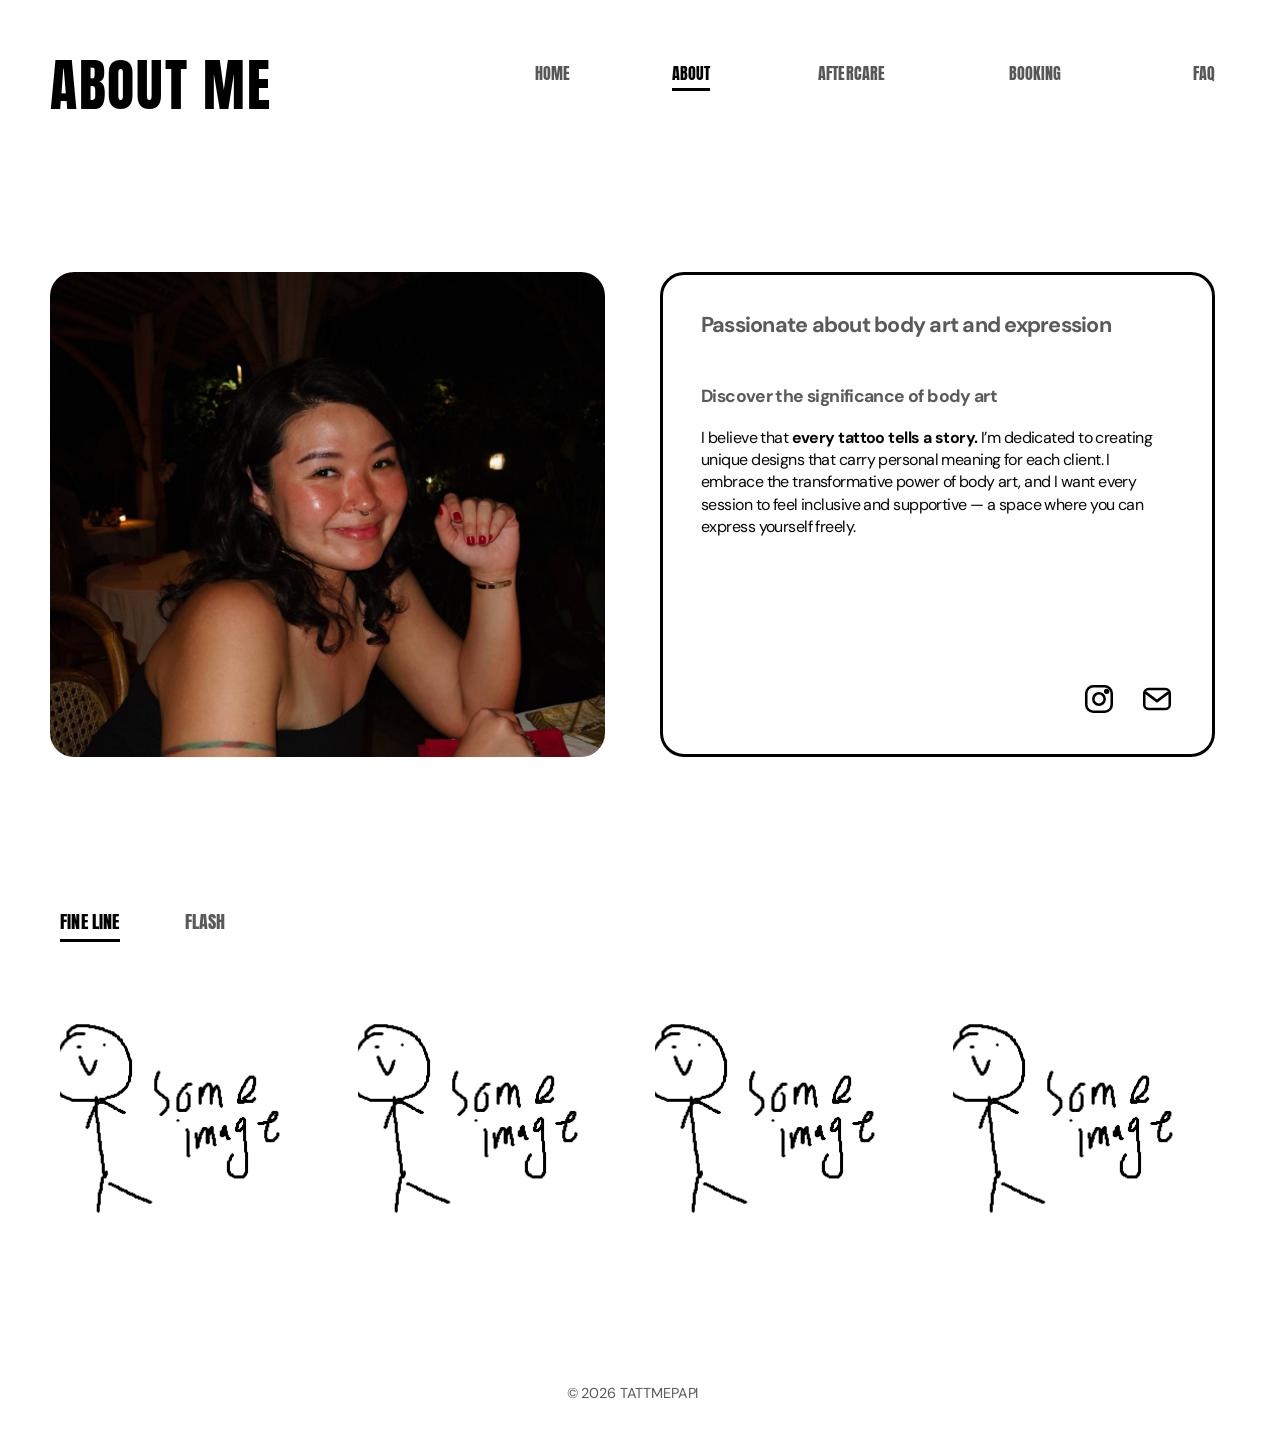
<file: about.html>
<!DOCTYPE html>
<html lang="en">
<head>
  <meta charset="UTF-8" />
  <meta name="viewport" content="width=device-width, initial-scale=1" />

  <title>About | TATTMEPAPI</title>
  <meta
    name="description"
    content="Learn about TATTMEPAPI and view selected tattoo work."
  />

  <link rel="preconnect" href="https://fonts.googleapis.com" />
  <link rel="preconnect" href="https://fonts.gstatic.com" crossorigin />
  <link
    href="https://fonts.googleapis.com/css2?family=Anton&family=DM+Sans:wght@400;500;600;700&display=swap"
    rel="stylesheet"
  />

  <link rel="stylesheet" href="styles/main.css" />
  <link rel="stylesheet" href="styles/mobile.css">
</head>

<body>
  <main class="about-page">
    <section class="about-hero">
      <div class="about-top-row">
        <h1>About me</h1>

        <nav class="about-nav" aria-label="Main navigation">
          <a href="index.html">Home</a>
          <a href="about.html" class="active" aria-current="page">About</a>
          <a href="aftercare.html">Aftercare</a>
          <a href="booking.html">Booking</a>
          <a href="faq.html">FAQ</a>
        </nav>
      </div>

      <div class="about-container">
        <div class="about-grid">
          <div class="about-image-wrap">
            <img
              src="images/aboutme.jpg"
              alt="Portrait of TATTMEPAPI"
            />
          </div>

          <article class="about-text-card">
            <div class="about-text-content">
              <h2>Passionate about body art and expression</h2>

              <h3>Discover the significance of body art</h3>

              <p>
                I believe that
                <strong>every tattoo tells a story.</strong>
                I’m dedicated to creating unique designs that carry personal
                meaning for each client. I embrace the transformative power of
                body art, and I want every session to feel inclusive and
                supportive — a space where you can express yourself freely.
              </p>
            </div>

            <div class="about-social-links" role="group" aria-label="Contact links">
              <a
                href="https://instagram.com/tattmepapi"
                target="_blank"
                rel="noopener noreferrer"
                aria-label="Visit TATTMEPAPI on Instagram"
              >
                <svg viewBox="0 0 24 24" aria-hidden="true">
                  <rect x="3" y="3" width="18" height="18" rx="5"></rect>
                  <circle cx="12" cy="12" r="4"></circle>
                  <circle cx="17.4" cy="6.6" r="1"></circle>
                </svg>
              </a>

              <a
                href="mailto:tattmepapi@gmail.com?subject=Tattoo%20enquiry"
                aria-label="Email TATTMEPAPI"
              >
                <svg class="email-icon" viewBox="0 0 24 24" aria-hidden="true">
                  <rect x="3" y="5" width="18" height="14" rx="3"></rect>
                  <path d="M4 7.5l8 6 8-6"></path>
                </svg>
              </a>

            </div>
          </article>
        </div>
      </div>
    </section>

    <section class="portfolio-section" id="portfolio">
      <div class="portfolio-container">
        <div
          class="portfolio-tabs"
          role="group"
          aria-label="Tattoo portfolio categories"
        >
          <button
            class="portfolio-tab"
            type="button"
            aria-pressed="false"
            data-filter="instagram"
            hidden
          >
            Instagram
          </button>

          <button
            class="portfolio-tab active"
            type="button"
            aria-pressed="true"
            data-filter="fine-line"
          >
            Fine line
          </button>

          <button
            class="portfolio-tab"
            type="button"
            aria-pressed="false"
            data-filter="flash"
          >
            Flash
          </button>
        </div>

        <div class="portfolio-grid" id="portfolioGrid">
          <article class="portfolio-card" data-category="fine-line">
            <button class="portfolio-open" type="button" aria-label="Enlarge fine-line tattoo 1">
              <img src="images/placeholder.png" alt="Fine-line tattoo work by TATTMEPAPI" loading="lazy" />
            </button>
          </article>

          <article class="portfolio-card" data-category="flash">
            <button class="portfolio-open" type="button" aria-label="Enlarge flash design 1">
              <img src="images/placeholder.png" alt="Flash tattoo design by TATTMEPAPI" loading="lazy" />
            </button>
          </article>

          <article class="portfolio-card" data-category="fine-line">
            <button class="portfolio-open" type="button" aria-label="Enlarge fine-line tattoo 2">
              <img src="images/placeholder.png" alt="Fine-line tattoo work by TATTMEPAPI" loading="lazy" />
            </button>
          </article>

          <article class="portfolio-card" data-category="flash">
            <button class="portfolio-open" type="button" aria-label="Enlarge flash design 2">
              <img src="images/placeholder.png" alt="Flash tattoo design by TATTMEPAPI" loading="lazy" />
            </button>
          </article>

          <article class="portfolio-card" data-category="fine-line">
            <button class="portfolio-open" type="button" aria-label="Enlarge fine-line tattoo 3">
              <img src="images/placeholder.png" alt="Fine-line tattoo work by TATTMEPAPI" loading="lazy" />
            </button>
          </article>

          <article class="portfolio-card" data-category="fine-line">
            <button class="portfolio-open" type="button" aria-label="Enlarge fine-line tattoo 4">
              <img src="images/placeholder.png" alt="Fine-line tattoo work by TATTMEPAPI" loading="lazy" />
            </button>
          </article>
        </div>

        <!-- Latest Instagram posts (filled in by scripts/about.js) -->
        <div class="instagram-grid" id="instagramGrid" hidden></div>

        <p class="instagram-more" id="instagramMore" hidden>
          <a
            href="https://instagram.com/tattmepapi"
            target="_blank"
            rel="noopener noreferrer"
          >
            See more on Instagram
          </a>
        </p>

        <p class="portfolio-empty-message" id="portfolioEmptyMessage" hidden>
          No tattoos in this category yet.
        </p>
      </div>
    </section>
  </main>

  <footer class="site-footer">
    <p>&copy; 2026 TATTMEPAPI</p>
  </footer>

  <dialog
    class="portfolio-lightbox"
    id="portfolioLightbox"
    aria-label="Enlarged tattoo photo"
  >
    <button
      class="portfolio-lightbox-close"
      id="portfolioLightboxClose"
      type="button"
      aria-label="Close enlarged photo"
    >
      &times;
    </button>

    <img id="portfolioLightboxImage" alt="" />
  </dialog>

  <script src="scripts/about.js"></script>
  <script src="scripts/reveal.js"></script>
</body>
</html>
</file>
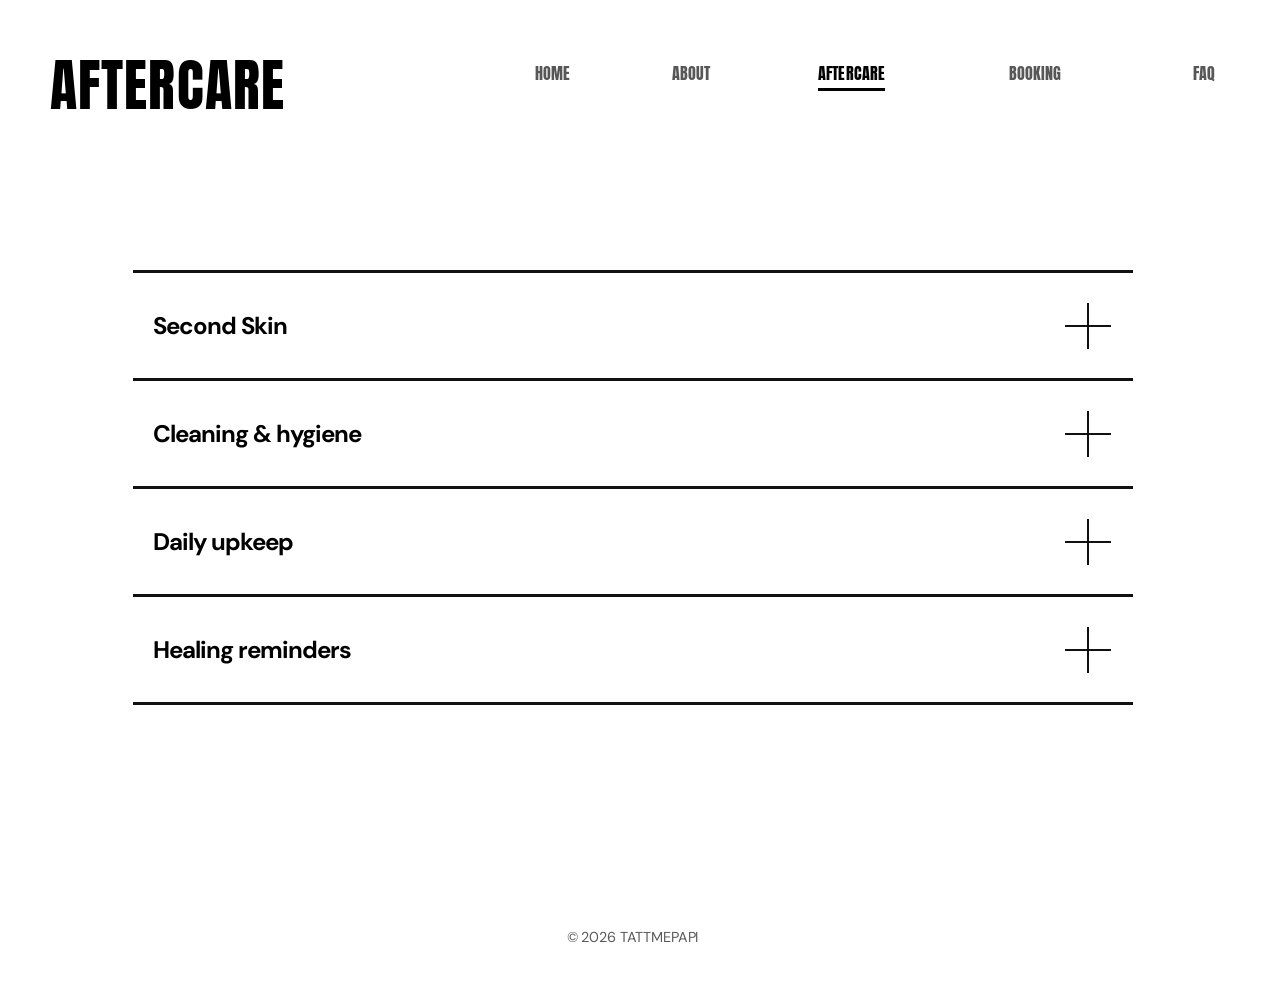
<file: aftercare.html>
<!DOCTYPE html>
<html lang="en">
<head>
  <meta charset="UTF-8" />
  <meta name="viewport" content="width=device-width, initial-scale=1" />

  <title>Aftercare | TATTMEPAPI</title>

  <meta
    name="description"
    content="Tattoo aftercare instructions from TATTMEPAPI."
  />

  <link rel="preconnect" href="https://fonts.googleapis.com" />
  <link rel="preconnect" href="https://fonts.gstatic.com" crossorigin />

  <link
    href="https://fonts.googleapis.com/css2?family=Anton&family=DM+Sans:wght@400;500;600;700&display=swap"
    rel="stylesheet"
  />

  <link rel="stylesheet" href="styles/main.css" />
  <link rel="stylesheet" href="styles/mobile.css">
</head>

<body>
  <main class="aftercare-page">
    <section class="aftercare-hero">
      <div class="aftercare-page-header">
        <h1>Aftercare</h1>

        <nav class="aftercare-nav" aria-label="Main navigation">
          <a href="index.html">Home</a>
          <a href="about.html">About</a>
          <a class="active" href="aftercare.html" aria-current="page">Aftercare</a>
          <a href="booking.html">Booking</a>
          <a href="faq.html">FAQ</a>
        </nav>
      </div>

      <div class="aftercare-container">
        <!-- Second Skin -->
        <details class="aftercare-item">
          <summary>
            <span>Second Skin</span>
            <span class="accordion-icon" aria-hidden="true"></span>
          </summary>

          <div class="aftercare-content">
            <p>
              Leave it on for <strong>2–3 days.</strong>
            </p>

            <p>
              It is normal to see some blood, plasma, or excess ink collecting
              beneath the film. There is no need to worry.
            </p>

            <p>
              Remove the Second Skin <strong>immediately</strong> if you notice
              irritation, redness, or itching around the edges.
            </p>

            <p>
              If water gets underneath the film or the film starts to come off,
              that is okay. Remove it and
              <strong>do not replace it with another adhesive bandage.</strong>
            </p>

            <p>
              To remove it, do so under running water. Gently stretch and pull
              the film downwards along the skin, similar to removing a 3M
              Command strip.
              <strong>Do not pull it straight away from the skin.</strong>
            </p>

            <p>
              After removal, wash the tattoo gently with mild soap and water.
            </p>
          </div>
        </details>

        <!-- Cleaning -->
        <details class="aftercare-item">
          <summary>
            <span>Cleaning & hygiene</span>
            <span class="accordion-icon" aria-hidden="true"></span>
          </summary>

          <div class="aftercare-content">
            <p>
              Once you are home, wash the tattoo gently with mild soap and water.
            </p>

            <p>
              You may shower as normal. Pat the tattoo dry gently with a clean
              towel or paper towel—do not rub.
            </p>

            <p>
              Avoid very hot water, heavy scrubbing, and excessive soap directly
              on the tattoo, as this can dry and irritate the skin.
            </p>
          </div>
        </details>

        <!-- Daily upkeep -->
        <details class="aftercare-item">
          <summary>
            <span>Daily upkeep</span>
            <span class="accordion-icon" aria-hidden="true"></span>
          </summary>

          <div class="aftercare-content">
            <p>
              Moisturise your tattoo a few times per day using a
              <strong>thin layer only.</strong> Do not leave excess product
              sitting on the skin.
            </p>

            <p>
              Suitable options include tattoo balm, Bepanthen, or a gentle
              unscented moisturiser.
            </p>

            <p>
              Avoid swimming, saunas, hot tubs, and prolonged direct sunlight
              for <strong>4 weeks.</strong>
            </p>

            <p>
              Avoid strenuous exercise and excessive sweating while the tattoo
              is healing.
            </p>

            <p>
              Avoid alcohol, seafood, and spicy food for the first week if they
              may affect your healing or cause irritation.
            </p>
          </div>
        </details>

        <!-- Healing reminders -->
        <details class="aftercare-item">
          <summary>
            <span>Healing reminders</span>
            <span class="accordion-icon" aria-hidden="true"></span>
          </summary>

          <div class="aftercare-content">
            <p>
              Some tattoos may scab during healing. If this happens, let the
              scab fall off naturally.
            </p>

            <p class="aftercare-important">
              Do not pick, peel, or scratch your tattoo.
            </p>

            <p>
              For long-term care, moisturise regularly and use sunscreen when
              your tattoo will be exposed to the sun.
            </p>

            <p>
              If you have questions or concerns during healing, please contact
              TATTMEPAPI through Instagram or email at <a href="mailto:tattmepapi@gmail.com">tattmepapi@gmail.com</a>.
            </p>
          </div>
        </details>
      </div>
    </section>
  </main>

  <footer class="site-footer">
    <p>&copy; 2026 TATTMEPAPI</p>
  </footer>
  <script src="scripts/reveal.js"></script>
</body>
</html>
</file>
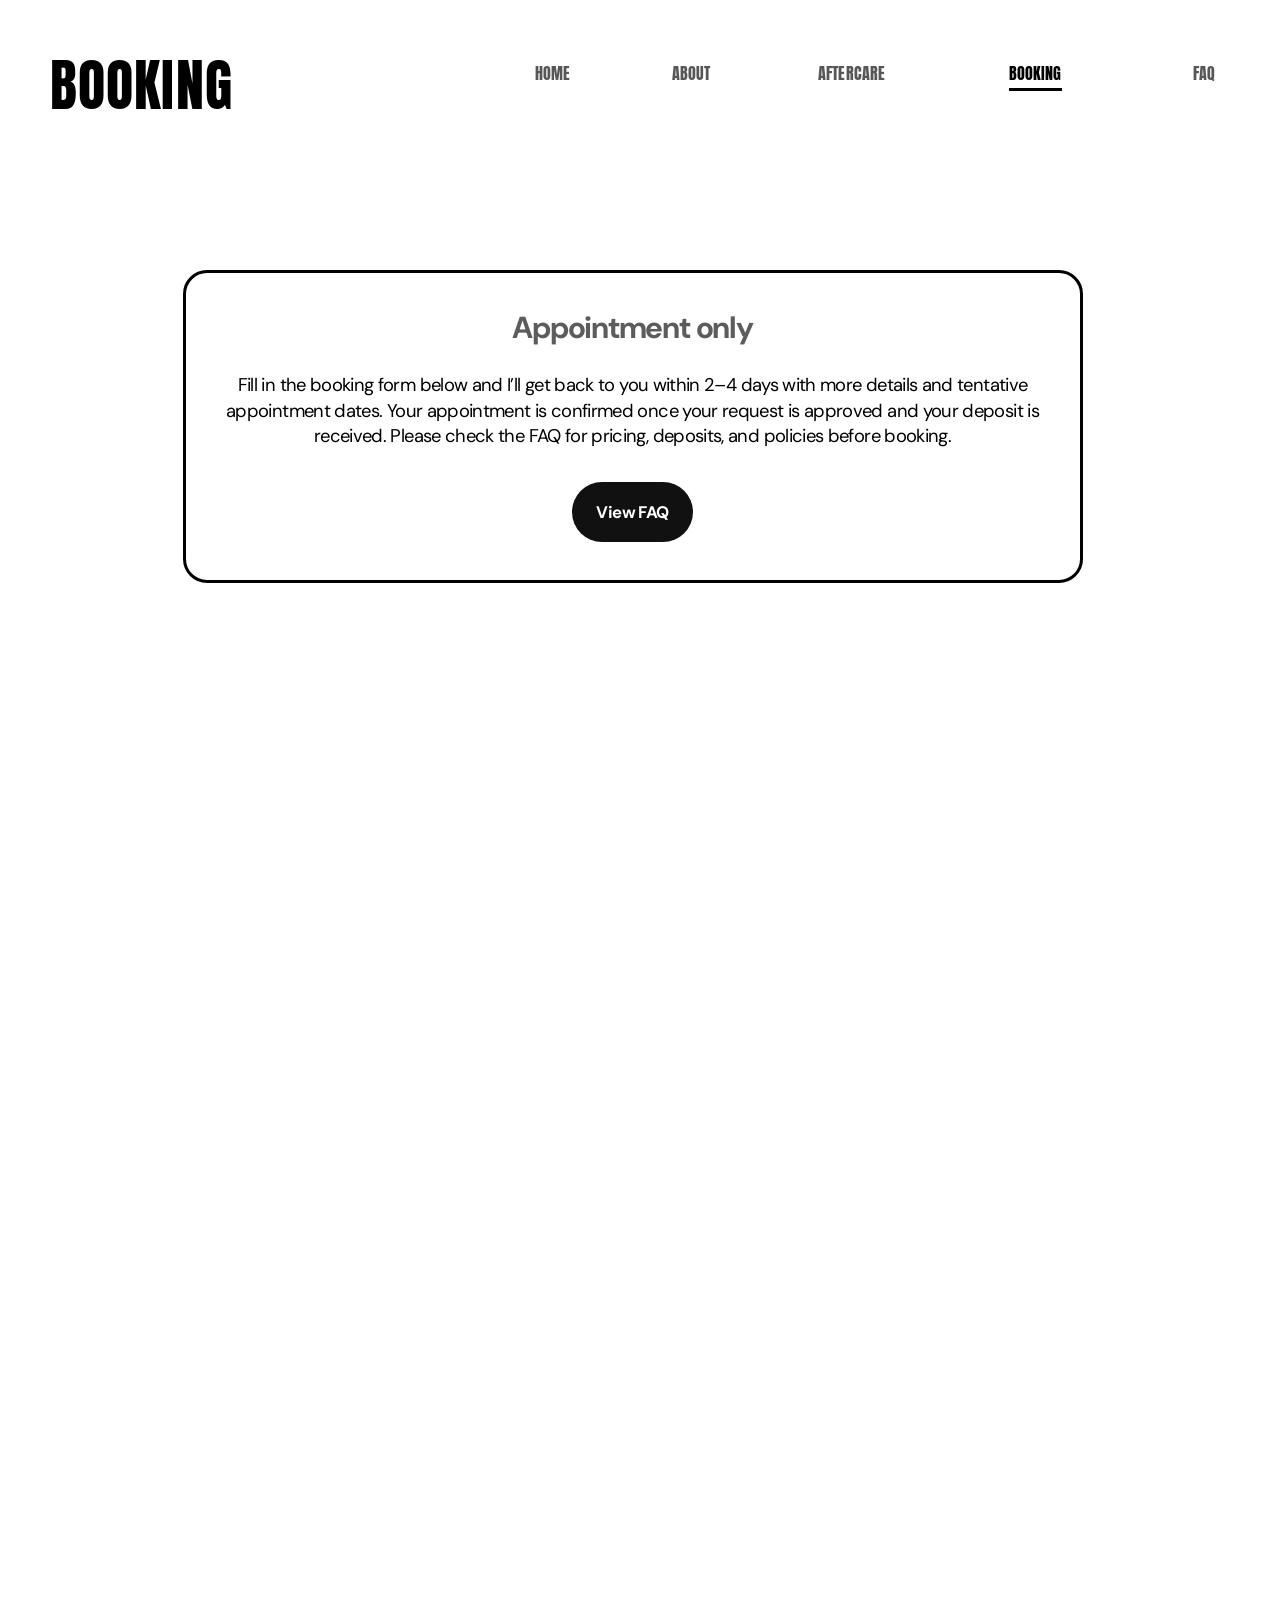
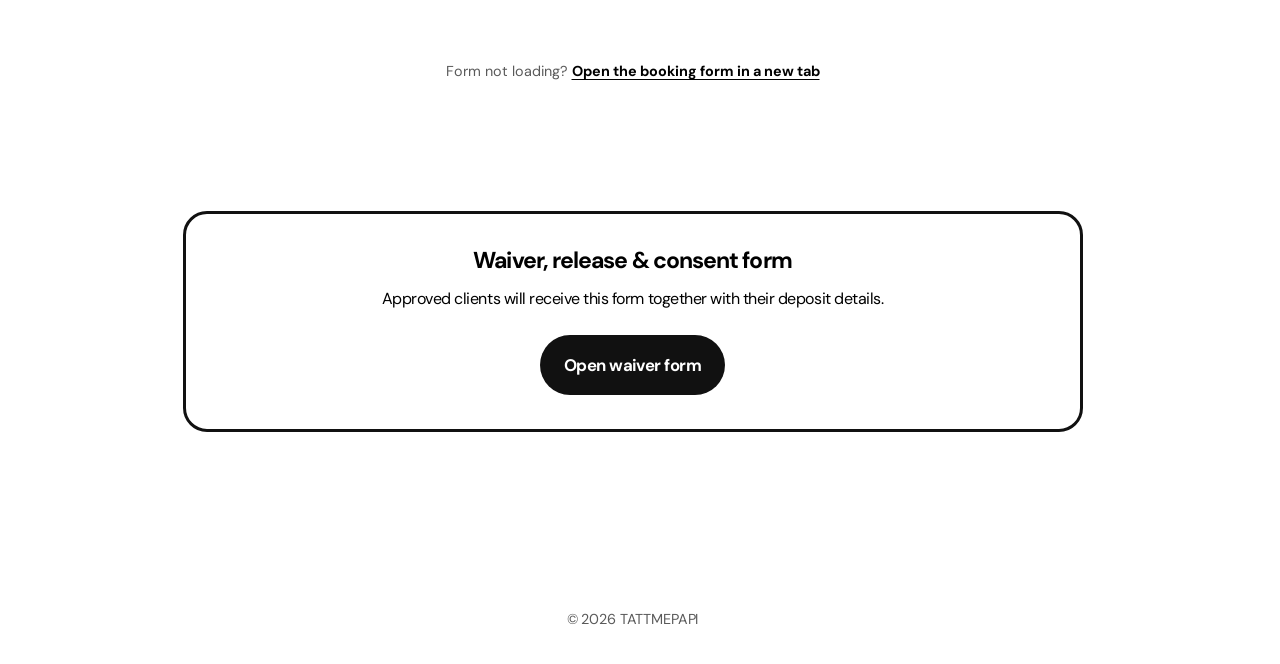
<file: booking.html>
<!DOCTYPE html>
<html lang="en">
<head>
  <meta charset="UTF-8" />
  <meta name="viewport" content="width=device-width, initial-scale=1" />

  <title>Booking | TATTMEPAPI</title>

  <meta
    name="description"
    content="Tattoo booking, pricing, deposits, policies, payment methods, and contact information for TATTMEPAPI."
  />

  <link rel="preconnect" href="https://fonts.googleapis.com" />
  <link rel="preconnect" href="https://fonts.gstatic.com" crossorigin />

  <link
    href="https://fonts.googleapis.com/css2?family=Anton&family=DM+Sans:ital,wght@0,400;0,500;0,600;0,700;1,400;1,500&display=swap"
    rel="stylesheet"
  />

  <link rel="stylesheet" href="styles/main.css" />
  <link rel="stylesheet" href="styles/mobile.css">
</head>

<body>
  <main class="booking-page">

    <!-- Hero -->
    <section class="booking-hero-section">
      <div class="booking-page-header">
        <h1>Booking</h1>

        <nav class="booking-nav" aria-label="Main navigation">
          <a href="index.html">Home</a>
          <a href="about.html">About</a>
          <a href="aftercare.html">Aftercare</a>
          <a class="active" href="booking.html" aria-current="page">Booking</a>
          <a href="faq.html">FAQ</a>
        </nav>
      </div>

      <div class="booking-hero-layout booking-hero-single">
        <article class="booking-intro-card">
          <h2>Appointment only</h2>

          <p>
            Fill in the booking form below and I’ll get back to you within 2–4
            days with more details and tentative appointment dates. Your
            appointment is confirmed once your request is approved and your
            deposit is received. Please check the FAQ for pricing, deposits,
            and policies before booking.
          </p>

          <div class="booking-button-row">
            <a class="booking-contact-button form-button" href="faq.html">
              View FAQ
            </a>
          </div>
        </article>

      </div>
    </section>

    <!-- Booking form (Jotform) -->
    <section class="booking-process-section">
      <div class="booking-process-layout booking-form-layout">
        <div class="jotform-embed" id="booking-form">
          <iframe
            id="JotFormIFrame-262707547029058"
            title="TATTMEPAPI booking form"
            src="https://form.jotform.com/262707547029058"
            allow="geolocation; microphone; camera; fullscreen"
            allowtransparency="true"
            scrolling="no"
          ></iframe>
        </div>

        <p class="jotform-fallback">
          Form not loading?
          <a href="https://form.jotform.com/262707547029058" target="_blank" rel="noopener noreferrer">
            Open the booking form in a new tab
          </a>
        </p>

        <article class="waiver-card">
          <h3>Waiver, release &amp; consent form</h3>
          <p>
            Approved clients will receive this form together with their deposit
            details.
          </p>
          <a
            class="booking-contact-button form-button"
            href="https://form.jotform.com/262707538141053"
            target="_blank"
            rel="noopener noreferrer"
          >
            Open waiver form
          </a>
        </article>
      </div>
    </section>

  </main>

  <footer class="site-footer">
    <p>&copy; 2026 TATTMEPAPI</p>
  </footer>

<script src="https://cdn.jotfor.ms/s/umd/latest/for-form-embed-handler.js"></script>
  <script src="scripts/booking.js"></script>
  <script src="scripts/reveal.js"></script>
</body>
</html>
</file>
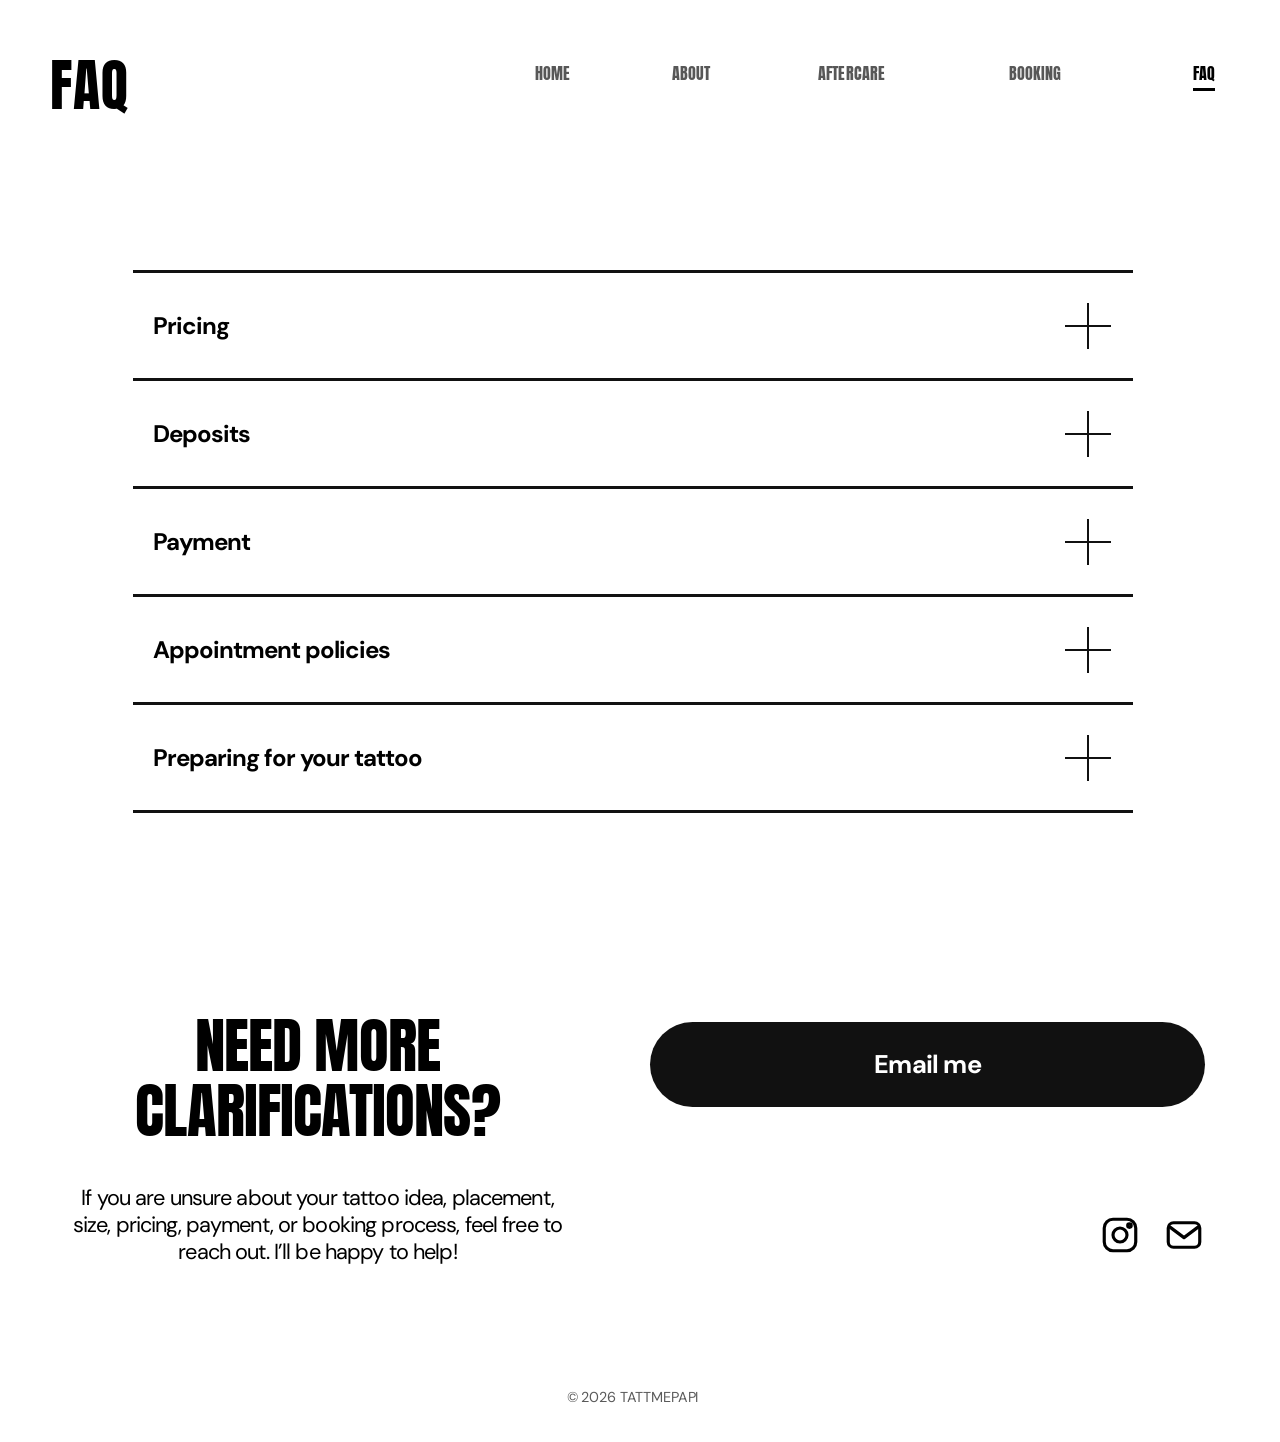
<file: faq.html>
<!DOCTYPE html>
<html lang="en">
<head>
  <meta charset="UTF-8" />
  <meta name="viewport" content="width=device-width, initial-scale=1" />

  <title>FAQ | TATTMEPAPI</title>

  <meta
    name="description"
    content="Pricing, deposits, appointment policies, consent, and payment methods for TATTMEPAPI tattoo bookings."
  />

  <link rel="preconnect" href="https://fonts.googleapis.com" />
  <link rel="preconnect" href="https://fonts.gstatic.com" crossorigin />

  <link
    href="https://fonts.googleapis.com/css2?family=Anton&family=DM+Sans:ital,wght@0,400;0,500;0,600;0,700;1,400;1,500&display=swap"
    rel="stylesheet"
  />

  <link rel="stylesheet" href="styles/main.css" />
  <link rel="stylesheet" href="styles/mobile.css">
</head>

<body>
  <main class="aftercare-page faq-page">
    <section class="aftercare-hero">
      <div class="aftercare-page-header">
        <h1>FAQ</h1>

        <nav class="aftercare-nav" aria-label="Main navigation">
          <a href="index.html">Home</a>
          <a href="about.html">About</a>
          <a href="aftercare.html">Aftercare</a>
          <a href="booking.html">Booking</a>
          <a class="active" href="faq.html" aria-current="page">FAQ</a>
        </nav>
      </div>

      <div class="aftercare-container faq-container">

        <div class="faq-list">
          <details class="aftercare-item">
            <summary>
              <span>Pricing</span>
              <span class="accordion-icon" aria-hidden="true"></span>
            </summary>

            <div class="aftercare-content faq-content">
              <p>Prices are estimated based on the tattoo’s design, placement, size, level of detail, and required session time.</p>
              <ul class="faq-points">
                <li>Starting price: <strong>$100</strong></li>
                <li>Custom tattoos: <strong>from $200</strong></li>
                <li>Touch-ups: <strong>one free touch-up within 3 months</strong>, then <strong>$50</strong> after 3 months</li>
              </ul>
            </div>
          </details>

          <details class="aftercare-item">
            <summary>
              <span>Deposits</span>
              <span class="accordion-icon" aria-hidden="true"></span>
            </summary>

            <div class="aftercare-content faq-content">
              <p>A deposit is required to secure all appointments and will be deducted from the final tattoo price.</p>
              <ul class="faq-points">
                <li>Flash designs: <strong>50% of the listed or quoted price</strong></li>
                <li>Custom tattoos: <strong>from $200</strong></li>
                <li>Promotional designs: <strong>full promotional or base amount</strong></li>
                <li>Large pieces: <strong>50% of the estimated total</strong></li>
              </ul>
              <h3 class="faq-subhead">Good to know</h3>
              <ul class="faq-points">
                <li>The remaining balance is due on the day of your appointment.</li>
                <li>Changes to placement, size, concept, or design details may affect the final quote.</li>
                <li>Numbing cream is available at an additional <strong>$30–$50</strong> if arranged in advance.</li>
              </ul>
            </div>
          </details>

          <details class="aftercare-item">
            <summary>
              <span>Payment</span>
              <span class="accordion-icon" aria-hidden="true"></span>
            </summary>

            <div class="aftercare-content faq-content">
              <p>Payment details are sent together with your quote, once your request has been approved.</p>
              <h3 class="faq-subhead">PayNow &amp; bank transfer</h3>
              <ul class="faq-points">
                <li>Pay by PayNow (QR code or UEN) or bank transfer to a POSB account.</li>
                <li>Please send a screenshot of the successful transaction after payment.</li>
              </ul>
              <h3 class="faq-subhead">GrabPay / GrabPayLater</h3>
              <p><strong>Option 1:</strong> pay the deposit through PayNow, then the remaining balance through GrabPay or GrabPayLater on the appointment day, plus a 5% admin fee.</p>
              <p class="faq-example">Example: $300 tattoo with a $100 deposit → $200 balance + $10 fee = <strong>$210</strong> on the day</p>
              <p><strong>Option 2:</strong> pay the full confirmed price through GrabPay or GrabPayLater before your appointment, plus a 5% admin fee.</p>
              <p class="faq-example">Example: $300 tattoo → $300 + $15 fee = <strong>$315</strong> before the appointment</p>
              <p class="faq-note">Once a GrabPay or GrabPayLater payment has been made, no refunds will be issued for cancellation or change of mind. If changes to the design, subject, placement, or size affect the final price, any extra amount must be topped up on the appointment day through PayNow or GrabPay / GrabPayLater.</p>
            </div>
          </details>

          <details class="aftercare-item">
            <summary>
              <span>Appointment policies</span>
              <span class="accordion-icon" aria-hidden="true"></span>
            </summary>

            <div class="aftercare-content faq-content">
              <h3 class="faq-subhead">Lateness</h3>
              <ul class="faq-points">
                <li>More than 15 minutes late: <strong>$50 late fee</strong></li>
                <li>More than 30 minutes late: <strong>appointment cancelled</strong> and the deposit is forfeited</li>
                <li>A new deposit is required before rebooking</li>
              </ul>
              <h3 class="faq-subhead">Cancellation &amp; rescheduling</h3>
              <ul class="faq-points">
                <li>Deposits are non-refundable once confirmed</li>
                <li>Give at least <strong>48 hours’ notice</strong> to reschedule</li>
                <li>Late cancellations, no-shows, and missed appointments forfeit the deposit</li>
                <li>New deposits are required where applicable</li>
              </ul>
              <h3 class="faq-subhead">Design changes</h3>
              <ul class="faq-points">
                <li>Quotes are estimates, not fixed promises</li>
                <li>Major changes after drafting may affect the final price</li>
                <li>A revised design, placement, size, or concept may require a new deposit</li>
              </ul>
              <h3 class="faq-subhead">Studio etiquette</h3>
              <ul class="faq-points">
                <li>Please respect the studio’s shoe-free areas</li>
                <li>Clients or guests who enter with shoes may incur a cleaning fee — please confirm the amount with the artist before your appointment</li>
              </ul>
            </div>
          </details>

          <details class="aftercare-item">
            <summary>
              <span>Preparing for your tattoo</span>
              <span class="accordion-icon" aria-hidden="true"></span>
            </summary>

            <div class="aftercare-content faq-content">
              <h3 class="faq-subhead">The days before</h3>
              <ul class="faq-points">
                <li>No alcohol or recreational drugs for 36 hours before your appointment. If you take blood-thinning medication, check with your doctor first — please don’t stop prescribed medication on your own.</li>
                <li>Avoid swimming and tanning for 24 hours before, and keep the area free from sunburn.</li>
                <li>Get a good night’s sleep.</li>
                <li>Let the artist know in advance if you are considering numbing cream.</li>
              </ul>
              <h3 class="faq-subhead">On the day</h3>
              <ul class="faq-points">
                <li>Eat a proper meal beforehand and stay hydrated.</li>
                <li>Wear comfortable clothing that gives easy access to the tattoo placement.</li>
                <li>Please arrive on time.</li>
                <li>Getting tattooed during menstruation may be more painful for some clients.</li>
                <li>By booking, you consent to photos and videos being taken for the artist’s portfolio and social media.</li>
              </ul>
              <p class="faq-note">If you have a medical condition, take prescription medication, are unsure about a health-related risk, or have concerns about healing, seek appropriate medical advice before booking.</p>
            </div>
          </details>
        </div>
      </div>
    </section>

    <!-- Final contact section -->
    <section class="booking-contact-section">
      <div class="booking-contact-layout">
        <div class="booking-contact-copy">
          <h2>Need more<br>clarifications?</h2>

          <p>
            If you are unsure about your tattoo idea, placement, size, pricing,
            payment, or booking process, feel free to reach out. I’ll be happy
            to help!
          </p>
        </div>

        <div class="booking-contact-actions">
          <a
            class="booking-contact-button form-button"
            href="mailto:tattmepapi@gmail.com?subject=Question%20before%20booking"
          >
            Email me
          </a>


          <div class="booking-social-links" role="group" aria-label="Social links">
            <a
              href="https://instagram.com/tattmepapi"
              target="_blank"
              rel="noopener noreferrer"
              aria-label="Visit TATTMEPAPI on Instagram"
            >
              <svg viewBox="0 0 24 24" aria-hidden="true">
                <rect x="3" y="3" width="18" height="18" rx="5"></rect>
                <circle cx="12" cy="12" r="4"></circle>
                <circle cx="17.4" cy="6.6" r="1"></circle>
              </svg>
            </a>

            <a
              href="mailto:tattmepapi@gmail.com?subject=Question%20before%20booking"
              aria-label="Email TATTMEPAPI"
            >
              <svg class="email-icon" viewBox="0 0 24 24" aria-hidden="true">
                <rect x="3" y="5" width="18" height="14" rx="3"></rect>
                <path d="M4 7.5l8 6 8-6"></path>
              </svg>
            </a>

          </div>
        </div>
      </div>
    </section>
  </main>

  <footer class="site-footer">
    <p>&copy; 2026 TATTMEPAPI</p>
  </footer>

  <script src="scripts/reveal.js"></script>
</body>
</html>
</file>
<file: styles/main.css>
:root {
  --page-bg: #fff;
  --black: #000;
  --dark-grey: #5a5a5a;
  --nav-grey: #565656;
  --canvas-width: 1920px;
}

* {
  box-sizing: border-box;
}

html,
body {
  min-width: 320px;
  min-height: 100%;
  margin: 0;
}

body {
  overflow-x: hidden;
  background: var(--page-bg);
  color: var(--black);
  font-family: "DM Sans", Arial, sans-serif;
  -webkit-font-smoothing: antialiased;
}

/* HOME PAGE */

.home-page {
  width: 100%;
  min-height: 100vh;
}

.home-layout {
  display: grid;
  grid-template-columns: 925fr 700fr;
  column-gap: 130px;
  width: min(100%, var(--canvas-width));
  min-height: 100vh;
  margin: 0 auto;
  padding:
    clamp(42px, 5.8vh, 63px)
    clamp(40px, 5.7vw, 110px)
    clamp(48px, 6.5vh, 70px);
}

.home-content {
  display: grid;
  grid-template-rows: auto 1fr auto;
  align-items: start;
  min-width: 0;
  padding: 78px 0 52px;
  text-align: center;
}

.brand-name,
.home-nav,
.home-nav a {
  font-family: "Anton", Impact, sans-serif;
  font-weight: 400;
  text-transform: uppercase;
}

.brand-name {
  justify-self: center;
  margin: 0;
  color: var(--dark-grey);
  font-size: clamp(2rem, 2.65vw, 3rem);
  letter-spacing: 0.005em;
  line-height: 1;
}

.home-copy {
  align-self: center;
  justify-self: center;
  width: 100%;
  margin-top: 48px;
  transform: translateY(-4px);
}

.home-copy h1 {
  margin: 0;
  color: var(--black);
  font-family: "Anton", Impact, sans-serif;
  font-size: clamp(4.1rem, 5.55vw, 6.85rem);
  font-weight: 400;
  letter-spacing: 0.003em;
  line-height: 0.88;
}

.intro-text {
  max-width: 780px;
  margin: 48px auto 0;
  color: var(--black);
  font-size: clamp(1.2rem, 1.48vw, 1.8rem);
  letter-spacing: -0.025em;
  line-height: 1.36;
}

.social-links {
  display: flex;
  align-items: center;
  justify-content: center;
  gap: 22px;
  margin-top: 62px;
}

.social-links a {
  display: inline-grid;
  width: 40px;
  height: 40px;
  flex: 0 0 40px;
  place-items: center;
  color: var(--black);
  text-decoration: none;
  transition: opacity 0.2s ease, transform 0.2s ease;
}

.social-links a:hover {
  opacity: 0.62;
  transform: translateY(-3px);
}

.social-links svg,
.social-links img {
  display: block;
  width: 100%;
  height: 100%;
  object-fit: contain;
}

.social-links svg {
  fill: none;
  stroke: currentColor;
  stroke-linecap: round;
  stroke-linejoin: round;
  stroke-width: 1.55;
}

.social-links a:last-child svg {
  fill: currentColor;
  stroke: none;
}

.home-nav {
  display: flex;
  align-items: center;
  justify-content: center;
  gap: clamp(44px, 5.5vw, 108px);
  width: 100%;
  padding-top: 20px;
}

.home-nav a {
  position: relative;
  color: var(--nav-grey);
  font-size: clamp(1.32rem, 1.77vw, 2.15rem);
  letter-spacing: 0.01em;
  line-height: 1;
  text-decoration: none;
  transition: color 0.2s ease;
}

.home-nav a:hover,
.home-nav a.active {
  color: var(--black);
}

.home-nav a::after {
  position: absolute;
  right: 0;
  bottom: -11px;
  left: 0;
  height: 3px;
  background: currentColor;
  content: "";
  opacity: 0;
  transform: scaleX(0);
}

.home-nav a.active::after {
  opacity: 1;
  transform: scaleX(1);
}

.video-card {
  align-self: center;
  width: 100%;
  height: min(78.7vh, 850px);
  min-height: 650px;
  overflow: hidden;
  border-radius: 27px;
  background: #d7d7d7;
  box-shadow: 0 5px 0 rgba(0, 0, 0, 0.1);
}

.tattoo-video {
  display: block;
  width: 100%;
  height: 100%;
  object-fit: cover;
  object-position: center;
  filter: grayscale(1) contrast(0.98) brightness(1.08);
}

/* ABOUT PAGE */

.about-page {
  background: #fff;
}

.about-hero {
  min-height: 100vh;
  padding: 84px 0 105px;
}

.about-container {
  width: min(100% - 184px, 1735px);
  margin: 0 auto;
}

.about-top-row {
  display: flex;
  align-items: flex-start;
  justify-content: space-between;
  gap: 60px;
}

.about-top-row h1,
.about-nav a,
.portfolio-tab {
  font-family: "Anton", Impact, sans-serif;
  font-weight: 400;
  text-transform: uppercase;
}

.about-top-row h1 {
  margin: 0;
  font-size: clamp(4rem, 5.15vw, 6.2rem);
  letter-spacing: 0.03em;
  line-height: 0.92;
}

.about-nav {
  display: flex;
  align-items: center;
  gap: clamp(31px, 3.15vw, 60px);
  padding-top: 5px;
}

.about-nav a {
  position: relative;
  color: #575757;
  font-size: clamp(1.24rem, 1.53vw, 1.83rem);
  letter-spacing: 0.01em;
  line-height: 1;
  text-decoration: none;
}

.about-nav a:hover,
.about-nav a.active {
  color: #000;
}

.about-nav a.active::after {
  position: absolute;
  right: 0;
  bottom: -10px;
  left: 0;
  height: 3px;
  background: currentColor;
  content: "";
}

.about-grid {
  display: grid;
  grid-template-columns: minmax(0, 808px) minmax(0, 808px);
  justify-content: space-between;
  gap: clamp(50px, 4.7vw, 90px);
  margin-top: clamp(80px, 8.2vh, 89px);
}

.about-image-wrap {
  width: 100%;
  aspect-ratio: 1 / 0.875;
  overflow: hidden;
  border-radius: 31px;
  background: #dedede;
}

.about-image-wrap img {
  display: block;
  width: 100%;
  height: 100%;
  object-fit: cover;
  object-position: center;
}

.about-text-card {
  display: flex;
  min-height: 100%;
  flex-direction: column;
  justify-content: space-between;
  padding: 60px 69px 47px;
  border: 3px solid #000000;
  border-radius: 31px;
  background: #fff;
}

.about-text-content h2 {
  margin: 0;
  color: #5a5a5a;
  font-size: clamp(1.6rem, 2.03vw, 2.45rem);
  font-weight: 700;
  letter-spacing: -0.035em;
  line-height: 1.2;
}

.about-text-content h3 {
  margin: clamp(72px, 8.2vh, 89px) 0 19px;
  color: #5a5a5a;
  font-size: clamp(1.3rem, 1.48vw, 1.78rem);
  font-weight: 700;
  letter-spacing: -0.035em;
  line-height: 1.2;
}

.about-text-content p {
  max-width: 620px;
  margin: 0;
  color: #080808;
  font-size: clamp(1.2rem, 1.54vw, 1.86rem);
  letter-spacing: -0.035em;
  line-height: 1.3;
}

.about-social-links {
  display: flex;
  align-items: center;
  align-self: flex-end;
  gap: 24px;
  margin-top: 38px;
}

.about-social-links a {
  display: inline-grid;
  width: clamp(31px, 2.25vw, 43px);
  height: clamp(31px, 2.25vw, 43px);
  flex: 0 0 auto;
  place-items: center;
  color: #000;
  text-decoration: none;
  transition: opacity 0.2s ease, transform 0.2s ease;
}

.about-social-links a:hover {
  opacity: 0.64;
  transform: translateY(-3px);
}

.about-social-links svg,
.about-social-links img {
  display: block;
  width: 100%;
  height: 100%;
  object-fit: contain;
}

.about-social-links svg {
  fill: none;
  stroke: currentColor;
  stroke-linecap: round;
  stroke-linejoin: round;
  stroke-width: 1.8;
}


/* PORTFOLIO */

.portfolio-section {
  min-height: 100vh;
  padding: 78px 0 150px;
  background: #fff;
}

.portfolio-container {
  width: min(100% - 245px, 1368px);
  margin: 0 auto;
}

.portfolio-tabs {
  display: flex;
  align-items: center;
  gap: clamp(54px, 6.5vw, 125px);
  margin-bottom: clamp(94px, 10.4vh, 112px);
}

.portfolio-tab {
  position: relative;
  padding: 0;
  border: 0;
  background: transparent;
  color: #5a5a5a;
  cursor: pointer;
  font-size: clamp(1.45rem, 1.85vw, 2.2rem);
  letter-spacing: 0.01em;
  line-height: 1;
}

.portfolio-tab:hover,
.portfolio-tab.active {
  color: #000;
}

.portfolio-tab.active::after {
  position: absolute;
  right: 0;
  bottom: -11px;
  left: 0;
  height: 3px;
  background: currentColor;
  content: "";
}

.portfolio-grid {
  display: grid;
  grid-template-columns: repeat(4, minmax(0, 1fr));
  column-gap: clamp(34px, 4.1vw, 79px);
  row-gap: clamp(56px, 6.8vh, 73px);
  width: 100%;
}

.portfolio-card {
  aspect-ratio: 1 / 1.03;
  overflow: hidden;
  border-radius: 31px;
  background: #e7e7e7;
}

.portfolio-card.is-hidden {
  display: none;
}

.portfolio-open {
  display: block;
  width: 100%;
  height: 100%;
  padding: 0;
  border: 0;
  background: transparent;
  cursor: zoom-in;
}

.portfolio-open img {
  display: block;
  width: 100%;
  height: 100%;
  object-fit: cover;
  transition: transform 0.35s ease;
}

.portfolio-open:hover img {
  transform: scale(1.045);
}

.portfolio-open:focus-visible {
  outline: 3px solid #000000;
  outline-offset: -3px;
}

.portfolio-empty-message {
  margin: 70px 0 0;
  color: #5a5a5a;
  font-size: 1.2rem;
  text-align: center;
}

/* CLEAN, SMALLER POP-UP */

.portfolio-lightbox {
  position: fixed;
  width: fit-content;
  max-width: min(760px, calc(100vw - 48px));
  max-height: calc(100vh - 80px);
  margin: auto;
  padding: 0;
  border: 0;
  border-radius: 16px;
  background: transparent;
  overflow: visible;
  box-shadow: 0 20px 70px rgba(0, 0, 0, 0.45);
}

.portfolio-lightbox:not([open]) {
  display: none;
}

.portfolio-lightbox::backdrop {
  background: rgba(0, 0, 0, 0.82);
  backdrop-filter: blur(3px);
}

.portfolio-lightbox > img {
  display: block;
  width: auto;
  max-width: min(760px, calc(100vw - 48px));
  height: auto;
  max-height: calc(100vh - 80px);
  border-radius: 16px;
  object-fit: contain;
}

.portfolio-lightbox-close {
  position: absolute;
  z-index: 1;
  top: 12px;
  right: 12px;
  display: grid;
  width: 42px;
  height: 42px;
  place-items: center;
  padding: 0;
  border: 0;
  border-radius: 50%;
  background: rgba(0, 0, 0, 0.78);
  color: #fff;
  cursor: pointer;
  font: 32px/1 Arial, sans-serif;
}

.portfolio-lightbox-close:hover {
  background: #000;
}

.portfolio-lightbox-close:focus-visible {
  outline: 3px solid #fff;
  outline-offset: 3px;
}

body.lightbox-open {
  overflow: hidden;
}



/* =========================================================
   AFTERCARE PAGE
   ========================================================= */

.aftercare-page {
  min-height: 100vh;
  background: #ffffff;
  color: #000000;
}

.aftercare-hero {
  min-height: 100vh;
  padding: 62px 0 110px;
}

.aftercare-page-header {
  display: flex;
  align-items: flex-start;
  justify-content: space-between;
  gap: 60px;
  width: min(100% - 62px, 1725px);
  margin: 0 auto;
}

.aftercare-page-header h1,
.aftercare-nav a {
  font-family: "Anton", Impact, sans-serif;
  font-weight: 400;
  text-transform: uppercase;
}

.aftercare-page-header h1 {
  margin: 0;
  color: #000;
  font-size: clamp(4.1rem, 5.2vw, 6.3rem);
  letter-spacing: 0.02em;
  line-height: 0.9;
}

.aftercare-nav {
  display: flex;
  align-items: center;
  gap: clamp(31px, 3.15vw, 60px);
  padding-top: 5px;
}

.aftercare-nav a {
  position: relative;
  color: #575757;
  font-size: clamp(1.24rem, 1.53vw, 1.83rem);
  letter-spacing: 0.01em;
  line-height: 1;
  text-decoration: none;
}

.aftercare-nav a:hover,
.aftercare-nav a.active {
  color: #000;
}

.aftercare-nav a.active::after {
  position: absolute;
  right: 0;
  bottom: -10px;
  left: 0;
  height: 3px;
  background: currentColor;
  content: "";
}

/* Same centred width from your Canva reference */
.aftercare-container {
  width: min(100% - 540px, 1220px);
  margin: clamp(110px, 11.7vh, 126px) auto 0;
}

.aftercare-item {
  border-top: 3px solid #111111;
}

.aftercare-item:last-child {
  border-bottom: 3px solid #111111;
}

.aftercare-item summary {
  display: flex;
  align-items: center;
  justify-content: space-between;
  gap: 30px;
  min-height: 152px;
  padding: 28px 23px;
  color: #000;
  cursor: pointer;
  font-family: "DM Sans", Arial, sans-serif;
  font-size: clamp(2rem, 2.5vw, 3rem);
  font-weight: 700;
  letter-spacing: -0.04em;
  list-style: none;
}

.aftercare-item summary::-webkit-details-marker {
  display: none;
}

/* Custom + symbol */
.accordion-icon {
  position: relative;
  display: block;
  width: 50px;
  height: 50px;
  flex: 0 0 50px;
}

.accordion-icon::before,
.accordion-icon::after {
  position: absolute;
  top: 50%;
  left: 50%;
  width: 46px;
  height: 2px;
  background: #111;
  content: "";
  transform: translate(-50%, -50%);
}

.accordion-icon::after {
  transform: translate(-50%, -50%) rotate(90deg);
  transition: transform 0.2s ease;
}

/* Open section uses − rather than + */
.aftercare-item[open] .accordion-icon::after {
  transform: translate(-50%, -50%) rotate(0deg);
}

.aftercare-item[open] summary {
  min-height: 144px;
}

.aftercare-content {
  max-width: 1080px;
  margin: 0 auto;
  padding: 2px 75px 96px;
  text-align: center;
}

.aftercare-content p {
  margin: 0 auto 28px;
  color: #090909;
  font-family: "DM Sans", Arial, sans-serif;
  font-size: clamp(1.14rem, 1.45vw, 1.73rem);
  font-weight: 400;
  letter-spacing: -0.035em;
  line-height: 1.12;
}

.aftercare-content p:last-child {
  margin-bottom: 0;
}

.aftercare-content strong {
  font-weight: 700;
  text-decoration: underline;
  text-decoration-thickness: 2px;
  text-underline-offset: 3px;
}

.aftercare-content .aftercare-important {
  max-width: 720px;
  color: #000;
  font-weight: 700;
  text-decoration: underline;
  text-decoration-thickness: 2px;
  text-underline-offset: 4px;
}

/* Aftercare responsive */
@media (max-width: 1450px) {
  .aftercare-container {
    width: min(100% - 180px, 1050px);
  }
}

@media (max-width: 1000px) {
  .aftercare-hero {
    min-height: auto;
    padding: 48px 0 80px;
  }

  .aftercare-page-header {
    flex-direction: column;
    gap: 28px;
    width: min(100% - 48px, 720px);
  }

  .aftercare-nav {
    flex-wrap: wrap;
    gap: 20px 30px;
    padding: 0;
  }

  .aftercare-nav a {
    font-size: 1.1rem;
  }

  .aftercare-container {
    width: min(100% - 48px, 720px);
    margin-top: 68px;
  }

  .aftercare-item summary {
    min-height: 112px;
    padding: 24px 15px;
    font-size: 2rem;
  }

  .aftercare-content {
    padding: 0 40px 64px;
  }
}

@media (max-width: 560px) {
  .aftercare-page-header,
  .aftercare-container {
    width: min(100% - 36px, 500px);
  }

  .aftercare-page-header h1 {
    font-size: 3.6rem;
  }

  .aftercare-nav {
    gap: 15px 21px;
  }

  .aftercare-nav a {
    font-size: 0.96rem;
  }

  .aftercare-nav a.active::after {
    bottom: -7px;
    height: 2px;
  }

  .aftercare-container {
    margin-top: 46px;
  }

  .aftercare-item {
    border-top-width: 2px;
  }

  .aftercare-item:last-child {
    border-bottom-width: 2px;
  }

  .aftercare-item summary {
    min-height: 88px;
    padding: 18px 10px;
    font-size: 1.45rem;
  }

  .accordion-icon {
    width: 31px;
    height: 31px;
    flex-basis: 31px;
  }

  .accordion-icon::before,
  .accordion-icon::after {
    width: 28px;
    height: 2px;
  }

  .aftercare-content {
    padding: 3px 10px 43px;
  }

  .aftercare-content p {
    margin-bottom: 20px;
    font-size: 1rem;
    line-height: 1.35;
  }
}


/* =========================================================
   BOOKING PAGE
   ========================================================= */

.booking-page {
  background: #fff;
  color: #000;
  overflow: hidden;
}

.booking-page-header {
  display: flex;
  align-items: flex-start;
  justify-content: space-between;
  gap: 60px;
  width: min(100% - 92px, 1710px);
  margin: 0 auto;
  padding-top: 62px;
}

.booking-page-header h1,
.booking-nav a,
.booking-step-number,
.booking-contact-copy h2 {
  font-family: "Anton", Impact, sans-serif;
  font-weight: 400;
  text-transform: uppercase;
}

.booking-page-header h1 {
  margin: 0;
  font-size: clamp(4rem, 5.25vw, 6.35rem);
  letter-spacing: 0.02em;
  line-height: 0.9;
}

.booking-nav {
  display: flex;
  align-items: center;
  gap: clamp(31px, 3.15vw, 60px);
  padding-top: 7px;
}

.booking-nav a {
  position: relative;
  color: #575757;
  font-size: clamp(1.24rem, 1.53vw, 1.83rem);
  letter-spacing: 0.01em;
  line-height: 1;
  text-decoration: none;
}

.booking-nav a:hover,
.booking-nav a.active {
  color: #000;
}

.booking-nav a.active::after {
  position: absolute;
  right: 0;
  bottom: -10px;
  left: 0;
  height: 3px;
  background: currentColor;
  content: "";
}

/* Hero */
.booking-hero-section {
  min-height: 100vh;
  padding-bottom: 90px;
}

.booking-hero-layout {
  display: grid;
  grid-template-columns: minmax(0, 940px) minmax(360px, 620px);
  align-items: center;
  justify-content: space-between;
  gap: clamp(60px, 6vw, 115px);
  width: min(100% - 92px, 1710px);
  margin: clamp(95px, 10vh, 108px) auto 0;
}

.booking-intro-card {
  min-height: 515px;
  padding: 48px 38px 58px;
  border: 3px solid #000000;
  border-radius: 31px;
}

.booking-intro-card h2 {
  margin: 0 0 43px;
  color: #5c5c5c;
  font-size: clamp(2.15rem, 3.05vw, 3.7rem);
  font-weight: 700;
  letter-spacing: -0.04em;
  line-height: 1.1;
}

.booking-intro-card p {
  max-width: 825px;
  margin: 0;
  font-size: clamp(1.35rem, 2vw, 2.5rem);
  letter-spacing: -0.035em;
  line-height: 1.24;
}

.booking-button-row {
  display: flex;
  flex-wrap: wrap;
  gap: 36px;
  margin-top: 46px;
}

.booking-contact-button {
  display: inline-flex;
  align-items: center;
  justify-content: center;
  min-width: 320px;
  min-height: 81px;
  padding: 16px 34px;
  border-radius: 999px;
  color: #fff;
  font-size: clamp(1.35rem, 2vw, 2.35rem);
  font-weight: 700;
  letter-spacing: -0.03em;
  text-decoration: none;
  transition: transform 0.2s ease, opacity 0.2s ease;
}

.booking-contact-button:hover {
  opacity: 0.88;
  transform: translateY(-3px);
}

.whatsapp-button {
  background: #28513f;
}


.booking-hero-image {
  height: min(69vh, 707px);
  min-height: 500px;
  overflow: hidden;
  border-radius: 31px;
  background: #e6e6e6;
}

.booking-hero-image img {
  display: block;
  width: 100%;
  height: 100%;
  object-fit: cover;
}

/* Shared two-column process layouts */
.booking-process-section,
.booking-pricing-section,
.booking-deposit-section,
.booking-policy-section,
.booking-consent-section,
.booking-payment-section {
  padding: 100px 0;
}

.booking-process-layout,
.booking-pricing-layout,
.booking-deposit-layout,
.booking-policy-layout,
.booking-consent-layout,
.booking-payment-layout {
  display: grid;
  grid-template-columns: minmax(0, 620px) minmax(0, 930px);
  align-items: center;
  justify-content: space-between;
  gap: clamp(70px, 10vw, 210px);
  width: min(100% - 150px, 1690px);
  margin: 0 auto;
}

.booking-step-intro h2 {
  margin: 0 0 115px;
  font-size: clamp(3.7rem, 5.4vw, 6.5rem);
  font-weight: 700;
  letter-spacing: -0.05em;
  line-height: 0.92;
}

.booking-step-number {
  display: block;
  margin-bottom: 52px;
  font-size: clamp(4rem, 5.25vw, 6.35rem);
  line-height: 0.8;
}

.booking-step-intro h3 {
  margin: 0 0 39px;
  font-size: clamp(1.9rem, 2.65vw, 3.2rem);
  font-weight: 700;
  letter-spacing: -0.04em;
  line-height: 1.05;
}

.booking-step-intro > p {
  max-width: 610px;
  margin: 0;
  font-size: clamp(1.25rem, 1.8vw, 2.15rem);
  letter-spacing: -0.035em;
  line-height: 1.32;
}

/* Booking template */
.booking-template-card {
  overflow: hidden;
  border: 3px solid #000000;
  border-radius: 31px;
}

.booking-template-card h3 {
  margin: 0;
  padding: 33px 30px 27px;
  border-bottom: 3px solid #111;
  font-size: clamp(1.8rem, 2.4vw, 3rem);
  font-weight: 700;
  letter-spacing: -0.035em;
  text-align: center;
}

.booking-template-content {
  padding: 48px 75px 55px;
}

.booking-template-content p {
  display: grid;
  gap: 0;
  margin: 0 0 28px;
  font-size: clamp(1.2rem, 1.65vw, 2rem);
  letter-spacing: -0.035em;
  line-height: 1.14;
}

.booking-template-content p:last-child {
  margin-bottom: 0;
}

.booking-template-content em {
  font-size: 0.73em;
  font-weight: 400;
}

/* Pricing cards */
.booking-pricing-layout {
  grid-template-columns: minmax(0, 830px) minmax(0, 625px);
  align-items: center;
}

.pricing-card-stack,
.deposit-card-stack,
.consent-card-stack {
  display: grid;
  gap: 26px;
}

.rate-card {
  min-height: 210px;
  padding: 50px;
  border-radius: 31px;
}

.rate-card h3 {
  margin: 0 0 18px;
  font-size: clamp(1.7rem, 2.45vw, 2.95rem);
  font-weight: 700;
  letter-spacing: -0.04em;
  line-height: 1.05;
}

.rate-card p {
  margin: 0;
  font-size: clamp(1.35rem, 2vw, 2.4rem);
  letter-spacing: -0.035em;
  line-height: 1.27;
}

.rate-card-dark {
  background: #606060;
  color: #fff;
}

.rate-card-light {
  border: 3px solid #111;
  background: #fff;
  color: #000;
  text-align: center;
}

.pricing-intro {
  align-self: center;
}

/* Deposit */
.booking-deposit-layout {
  grid-template-columns: minmax(0, 580px) minmax(0, 765px);
  align-items: start;
}

.deposit-card-stack .rate-card {
  min-height: 206px;
  padding: 42px 45px;
}

.deposit-note,
.medical-note {
  display: flex;
  align-items: flex-end;
  gap: 25px;
  margin-top: 180px;
}

.note-icon {
  display: inline-grid;
  width: 58px;
  height: 58px;
  flex: 0 0 58px;
  place-items: center;
  border: 4px solid #000;
  border-radius: 50%;
  font-size: 2.8rem;
  font-weight: 700;
  line-height: 1;
}

.deposit-note p,
.medical-note p {
  margin: 0;
  font-size: clamp(0.83rem, 1vw, 1.2rem);
  font-style: italic;
  letter-spacing: -0.025em;
  line-height: 1.35;
}

/* Accordion shared styles */
.booking-policy-layout,
.booking-payment-layout {
  grid-template-columns: minmax(0, 930px) minmax(0, 600px);
  align-items: start;
}

.booking-accordion-item {
  border-top: 3px solid #111;
}

.booking-accordion-item:last-child {
  border-bottom: 3px solid #111;
}

.booking-accordion-item summary {
  display: flex;
  align-items: center;
  justify-content: space-between;
  gap: 30px;
  min-height: 137px;
  padding: 24px 23px;
  cursor: pointer;
  font-size: clamp(1.6rem, 2.45vw, 2.95rem);
  font-weight: 700;
  letter-spacing: -0.04em;
  line-height: 1.1;
  list-style: none;
}

.booking-accordion-item summary::-webkit-details-marker {
  display: none;
}

.booking-accordion-icon {
  position: relative;
  display: block;
  width: 50px;
  height: 50px;
  flex: 0 0 50px;
}

.booking-accordion-icon::before,
.booking-accordion-icon::after {
  position: absolute;
  top: 50%;
  left: 50%;
  width: 46px;
  height: 2px;
  background: #111;
  content: "";
  transform: translate(-50%, -50%);
}

.booking-accordion-icon::after {
  transform: translate(-50%, -50%) rotate(90deg);
  transition: transform 0.2s ease;
}

.booking-accordion-item[open] .booking-accordion-icon::after {
  transform: translate(-50%, -50%) rotate(0deg);
}

.booking-accordion-content {
  max-width: 800px;
  margin: 0 auto;
  padding: 24px 45px 100px;
  text-align: center;
}

.booking-accordion-content p {
  margin: 0 0 24px;
  font-size: clamp(1.15rem, 1.62vw, 1.95rem);
  letter-spacing: -0.035em;
  line-height: 1.2;
}

.booking-accordion-content p:last-child {
  margin-bottom: 0;
}

.booking-accordion-content strong {
  font-weight: 700;
  text-decoration: underline;
  text-decoration-thickness: 2px;
  text-underline-offset: 3px;
}

/* Consent */
.booking-consent-layout {
  grid-template-columns: minmax(0, 570px) minmax(0, 1070px);
  align-items: center;
}

.consent-card {
  padding: 34px 31px;
  border-radius: 31px;
}

.consent-card h3 {
  margin: 0 0 36px;
  font-size: clamp(1.65rem, 2.4vw, 2.9rem);
  font-weight: 700;
  letter-spacing: -0.04em;
}

.consent-card p {
  margin: 0 0 30px;
  font-size: clamp(1.05rem, 1.55vw, 1.85rem);
  letter-spacing: -0.035em;
  line-height: 1.28;
}

.consent-card p:last-child {
  margin-bottom: 0;
}

.consent-card-dark {
  background: #606060;
  color: #fff;
}

.consent-card-light {
  border: 3px solid #111;
  background: #fff;
}

/* Payment */
.payment-content,
.grabpay-content {
  padding: 24px 54px 80px;
}

.paynow-content {
  display: grid;
  grid-template-columns: 1fr auto;
  align-items: center;
  gap: 42px;
}

.paynow-content > p {
  max-width: 400px;
  margin: 0;
  font-size: clamp(1.2rem, 1.75vw, 2.1rem);
  letter-spacing: -0.035em;
  line-height: 1.33;
}

.paynow-qr-wrap {
  display: grid;
  justify-items: center;
  gap: 12px;
}

.paynow-qr-wrap img {
  width: 235px;
  height: 235px;
  object-fit: contain;
}

.paynow-qr-wrap span {
  padding: 8px 24px;
  border: 3px solid #111;
  border-radius: 999px;
  font-size: 1.3rem;
  font-weight: 700;
}

.grabpay-intro-text {
  max-width: 750px;
  margin: 0 0 50px;
  font-size: clamp(1.2rem, 1.7vw, 2.05rem);
  letter-spacing: -0.035em;
  line-height: 1.3;
}

.grabpay-warning-text {
  max-width: 890px;
  margin: 0 0 44px;
  font-size: clamp(0.95rem, 1.25vw, 1.5rem);
  font-style: italic;
  letter-spacing: -0.025em;
  line-height: 1.38;
}

.grabpay-options {
  display: grid;
  grid-template-columns: repeat(2, minmax(0, 1fr));
  gap: 28px;
}

.grabpay-option {
  overflow: hidden;
  border: 3px solid #111;
  border-radius: 28px;
}

.grabpay-option > h3,
.grabpay-option > h4,
.grabpay-option > p {
  margin-right: 36px;
  margin-left: 36px;
}

.grabpay-option > h3 {
  margin-top: 31px;
  margin-bottom: 34px;
  font-size: 2.2rem;
}

.grabpay-option > h4 {
  margin-bottom: 39px;
  font-size: 1.6rem;
  font-style: italic;
  font-weight: 500;
  line-height: 1.2;
}

.grabpay-option > p {
  margin-bottom: 35px;
  font-size: 1.35rem;
  letter-spacing: -0.03em;
  line-height: 1.33;
}

.grabpay-example {
  border-top: 3px solid #111;
}

.grabpay-example > p {
  margin: 0;
  padding: 26px 28px;
  border-bottom: 2px solid #999;
  font-size: 1.25rem;
  text-align: center;
}

.grabpay-example > div {
  display: grid;
  grid-template-columns: 1fr 1fr;
  gap: 14px;
  align-items: center;
  min-height: 100px;
  padding: 16px 24px;
  border-bottom: 2px solid #999;
  font-size: 1.1rem;
  text-align: center;
}

.grabpay-example > div:last-child {
  border-bottom: 0;
}

.grabpay-example strong {
  font-size: 1.25rem;
}

/* Final contact */
.booking-contact-section {
  min-height: 100vh;
  padding: 150px 0 90px;
}

.booking-contact-layout {
  display: grid;
  grid-template-columns: minmax(0, 950px) minmax(420px, 555px);
  align-items: center;
  justify-content: space-between;
  gap: 90px;
  width: min(100% - 180px, 1620px);
  margin: 0 auto;
}

.booking-contact-copy {
  text-align: center;
}

.booking-contact-copy h2 {
  margin: 0 0 64px;
  font-size: clamp(4rem, 6.4vw, 7.7rem);
  letter-spacing: -0.015em;
  line-height: 1.05;
}

.booking-contact-copy p {
  max-width: 930px;
  margin: 0 auto;
  font-size: clamp(1.55rem, 2.5vw, 3rem);
  letter-spacing: -0.04em;
  line-height: 1.24;
}

.booking-contact-actions {
  display: grid;
  justify-items: stretch;
  gap: 42px;
}

.booking-contact-actions .booking-contact-button {
  width: 100%;
  min-width: 0;
  min-height: 118px;
  font-size: clamp(2rem, 3vw, 3.6rem);
}

.booking-social-links {
  display: flex;
  align-items: center;
  justify-content: flex-end;
  gap: 22px;
  margin-top: 120px;
}

.booking-social-links a {
  display: inline-grid;
  width: 42px;
  height: 42px;
  place-items: center;
  color: #000;
  text-decoration: none;
}

.booking-social-links svg,
.booking-social-links img {
  display: block;
  width: 100%;
  height: 100%;
  object-fit: contain;
}

.booking-social-links svg {
  fill: none;
  stroke: currentColor;
  stroke-linecap: round;
  stroke-linejoin: round;
  stroke-width: 1.8;
}


/* =========================================================
   Smaller desktop scale — About, Aftercare, Booking only
   Home page is not affected
   ========================================================= */

@media (min-width: 1001px) {
  /* Page titles and navigation */
  .about-top-row h1,
  .aftercare-page-header h1,
  .booking-page-header h1 {
    font-size: clamp(3.5rem, 4vw, 4.8rem);
  }

  .about-nav a,
  .aftercare-nav a,
  .booking-nav a {
    font-size: clamp(1rem, 1.15vw, 1.35rem);
  }

  /* ABOUT */
  .about-hero {
    min-height: auto;
    padding: 60px 0 90px;
  }

  .about-container {
    width: min(calc(100% - 100px), 1400px);
  }

  .about-grid {
    grid-template-columns: minmax(0, 1fr) minmax(0, 1fr);
    gap: 55px;
    margin-top: 70px;
  }

  .about-image-wrap,
  .about-text-card {
    border-radius: 24px;
  }

  .about-text-card {
    padding: 38px;
  }

  .about-text-content h2 {
    font-size: clamp(1.35rem, 1.6vw, 1.9rem);
  }

  .about-text-content h3 {
    margin-top: 48px;
    font-size: clamp(1.1rem, 1.3vw, 1.5rem);
  }

  .about-text-content p {
    font-size: clamp(1rem, 1.17vw, 1.35rem);
    line-height: 1.4;
  }

  .about-social-links a {
    width: 34px;
    height: 34px;
  }

  .portfolio-section {
    min-height: auto;
    padding: 65px 0 100px;
  }

  .portfolio-container {
    width: min(100% - 120px, 1150px);
  }

  .portfolio-tabs {
    gap: 65px;
    margin-bottom: 65px;
  }

  .portfolio-tab {
    font-size: clamp(1.15rem, 1.35vw, 1.55rem);
  }

  .portfolio-grid {
    width: 100%;
    max-width: none;
    column-gap: 45px;
    row-gap: 55px;
  }

  .portfolio-card {
    border-radius: 22px;
  }

  /* AFTERCARE */
  .aftercare-hero {
    min-height: auto;
    padding: 55px 0 90px;
  }

  .aftercare-container {
    width: min(100% - 180px, 1000px);
    margin-top: 90px;
  }

  .aftercare-item summary,
  .aftercare-item[open] summary {
    min-height: 105px;
    padding: 20px;
    font-size: clamp(1.5rem, 1.85vw, 2rem);
  }

  .aftercare-content {
    padding: 5px 55px 65px;
  }

  .aftercare-content p {
    margin-bottom: 20px;
    font-size: clamp(1rem, 1.15vw, 1.3rem);
    line-height: 1.45;
  }

  /* BOOKING — overall widths and section spacing */
  .booking-hero-layout {
    width: min(100% - 100px, 1400px);
  }

  .booking-process-layout,
  .booking-pricing-layout,
  .booking-deposit-layout,
  .booking-policy-layout,
  .booking-consent-layout,
  .booking-payment-layout {
    width: min(100% - 120px, 1360px);
    gap: 75px;
  }

  .booking-hero-section {
    min-height: auto;
    padding-bottom: 85px;
  }

  .booking-hero-layout {
    grid-template-columns: minmax(0, 1.25fr) minmax(320px, 0.85fr);
    gap: 75px;
    margin-top: 75px;
  }

  .booking-intro-card {
    min-height: 0;
    padding: 38px;
    border-radius: 24px;
  }

  .booking-intro-card h2 {
    margin-bottom: 28px;
    font-size: clamp(1.9rem, 2.2vw, 2.65rem);
  }

  .booking-intro-card p {
    font-size: clamp(1.15rem, 1.4vw, 1.65rem);
    line-height: 1.4;
  }

  .booking-button-row {
    gap: 18px;
    margin-top: 32px;
  }

  .booking-contact-button {
    min-width: 0;
    min-height: 60px;
    padding: 12px 24px;
    font-size: clamp(1.05rem, 1.3vw, 1.5rem);
  }

  .booking-hero-image {
    height: min(65vh, 570px);
    min-height: 390px;
    border-radius: 24px;
  }

  .booking-process-section,
  .booking-pricing-section,
  .booking-deposit-section,
  .booking-policy-section,
  .booking-consent-section,
  .booking-payment-section {
    padding: 150px 0;
  }

  .booking-step-intro h2 {
    margin-bottom: 70px;
    font-size: clamp(3rem, 4.2vw, 5rem);
  }

  .booking-step-number {
    margin-bottom: 36px;
    font-size: clamp(3.25rem, 4vw, 4.7rem);
  }

  .booking-step-intro h3 {
    margin-bottom: 24px;
    font-size: clamp(1.55rem, 1.95vw, 2.3rem);
  }

  .booking-step-intro > p {
    font-size: clamp(1.1rem, 1.35vw, 1.6rem);
    line-height: 1.4;
  }

  /* Template */
  .booking-template-card {
    border-radius: 24px;
  }

  .booking-template-card h3 {
    padding: 25px;
    font-size: clamp(1.55rem, 1.95vw, 2.3rem);
  }

  .booking-template-content {
    padding: 38px 50px;
  }

  .booking-template-content p {
    margin-bottom: 22px;
    font-size: clamp(1.1rem, 1.3vw, 1.55rem);
  }

  /* Rates and deposits */
  .pricing-card-stack,
  .deposit-card-stack,
  .consent-card-stack {
    gap: 20px;
  }

  .rate-card,
  .deposit-card-stack .rate-card {
    min-height: 0;
    padding: 30px 36px;
    border-radius: 24px;
  }

  .rate-card h3 {
    margin-bottom: 12px;
    font-size: clamp(1.5rem, 1.85vw, 2.2rem);
  }

  .rate-card p {
    font-size: clamp(1.15rem, 1.45vw, 1.75rem);
  }

  .deposit-note,
  .medical-note {
    margin-top: 100px;
  }

  /* Policy and payment accordions */
  .booking-accordion-item summary {
    min-height: 100px;
    padding: 20px;
    font-size: clamp(1.4rem, 1.8vw, 2.15rem);
  }

  .booking-accordion-content {
    padding: 18px 38px 65px;
  }

  .booking-accordion-content p {
    margin-bottom: 19px;
    font-size: clamp(1.05rem, 1.2vw, 1.45rem);
    line-height: 1.4;
  }

  /* Consent */
  .consent-card {
    padding: 30px;
    border-radius: 24px;
  }

  .consent-card h3 {
    margin-bottom: 24px;
    font-size: clamp(1.5rem, 1.85vw, 2.15rem);
  }

  .consent-card p {
    margin-bottom: 22px;
    font-size: clamp(1.05rem, 1.2vw, 1.4rem);
    line-height: 1.4;
  }

  /* Payment */
  .payment-content,
  .grabpay-content {
    padding: 22px 38px 60px;
  }

  .paynow-content > p,
  .grabpay-intro-text {
    font-size: clamp(1.1rem, 1.3vw, 1.55rem);
  }

  .paynow-qr-wrap img {
    width: 180px;
    height: 180px;
  }

  .grabpay-options {
    grid-template-columns: 1fr;
  }

  .grabpay-option > h3 {
    font-size: 1.8rem;
  }

  .grabpay-option > h4 {
    font-size: 1.35rem;
  }

  .grabpay-option > p,
  .grabpay-example > p,
  .grabpay-example > div {
    font-size: 1.05rem;
  }

  /* Final contact */
  .booking-contact-section {
    min-height: auto;
    padding: 110px 0 95px;
  }

  .booking-contact-layout {
    width: min(100% - 120px, 1360px);
    gap: 75px;
  }

  .booking-contact-copy h2 {
    margin-bottom: 42px;
    font-size: clamp(3.6rem, 4.8vw, 5.8rem);
  }

  .booking-contact-copy p {
    font-size: clamp(1.35rem, 1.7vw, 2.05rem);
  }

  .booking-contact-actions .booking-contact-button {
    min-height: 85px;
    font-size: clamp(1.6rem, 2vw, 2.4rem);
  }

  .booking-social-links {
    margin-top: 65px;
  }
}

/* =========================================================
   BOOKING DESKTOP — spacing, notes, and card alignment
   ========================================================= */

@media (min-width: 1001px) {
  /* Space the left and right sides apart */
  .booking-process-layout,
  .booking-pricing-layout,
  .booking-deposit-layout,
  .booking-policy-layout,
  .booking-consent-layout,
  .booking-payment-layout {
    width: min(100% - 120px, 1500px);
    justify-content: space-between;
    column-gap: clamp(65px, 8vw, 150px);
  }

  .booking-process-layout {
    grid-template-columns: minmax(0, 520px) minmax(0, 665px);
  }

  .booking-pricing-layout {
    grid-template-columns: minmax(0, 640px) minmax(0, 430px);
  }

  .booking-deposit-layout {
    grid-template-columns: minmax(0, 445px) minmax(0, 610px);
  }

  .booking-policy-layout {
    grid-template-columns: minmax(0, 700px) minmax(0, 410px);
  }

  .booking-consent-layout {
    grid-template-columns: minmax(0, 430px) minmax(0, 710px);
  }

  .booking-payment-layout {
    grid-template-columns: minmax(0, 720px) minmax(0, 410px);
  }

  /* Wider deposit note, extending into the empty middle space */
  .deposit-intro {
    overflow: visible;
  }

  .deposit-note {
    display: grid;
    grid-template-columns: 58px minmax(0, 1fr);
    align-items: end;
    gap: 24px;
    width: 760px;
    max-width: none;
    margin-top: 100px;
  }

  .deposit-note p {
    min-width: 0;
    max-width: none;
    margin: 0;
    font-size: clamp(0.88rem, 1vw, 1.1rem);
    line-height: 1.4;
  }

  /* Keep the medical note within its column */
  .medical-note {
    display: grid;
    grid-template-columns: 58px minmax(0, 1fr);
    align-items: end;
    gap: 20px;
    width: 100%;
    margin-top: 100px;
  }

  .medical-note p {
    min-width: 0;
    margin: 0;
    font-size: clamp(0.88rem, 1vw, 1.1rem);
    line-height: 1.4;
  }

  /* Move text in both white Custom tattoos cards toward the right */
  .pricing-card-stack .rate-card-light,
  .deposit-card-stack .rate-card-light {
    display: flex;
    flex-direction: column;
    align-items: flex-end;
    justify-content: center;
    padding-right: 48px;
    text-align: right;
  }

  .pricing-card-stack .rate-card-light h3,
  .pricing-card-stack .rate-card-light p,
  .deposit-card-stack .rate-card-light h3,
  .deposit-card-stack .rate-card-light p {
    width: 100%;
    text-align: right;
  }
}

/* Prevent the wider note from reaching the cards on narrower desktops */
@media (min-width: 1001px) and (max-width: 1399px) {
  .deposit-note {
    width: 100%;
  }
}


/* =========================================================
   Align left-side warning notes with bottom right-side cards
   ========================================================= */

@media (min-width: 1001px) {
  /*
    Make both columns stretch to the same height.
    Then the note can sit at the bottom of the left column.
  */
  .booking-deposit-layout,
  .booking-consent-layout {
    align-items: stretch;
  }

  /*
    Left columns become vertical layouts:
    main step content stays at top,
    warning note is pushed all the way down.
  */
  .deposit-intro,
  .consent-intro {
    display: flex;
    min-height: 100%;
    flex-direction: column;
  }

  /*
    Remove the old manual top margin and push the notes
    down to match the final card's lower edge.
  */
  .deposit-note,
  .medical-note {
    margin-top: auto;
    margin-bottom: 0;
  }

  /*
    Keep the wider deposit note but prevent it from
    changing the position of the icon/text baseline.
  */
  .deposit-note {
    width: 760px;
    max-width: none;
  }

  /*
    The medical note should stay within the left consent column,
    but line up with the bottom of the lower consent card.
  */
  .medical-note {
    width: 100%;
    max-width: 430px;
  }
}

/* =========================================================
   Consent section — improve vertical balance and note width
   ========================================================= */

@media (min-width: 1001px) {
  /*
    The consent intro fills the same height as the two cards,
    but the main copy is moved down from the top so it feels
    centred against the card stack.
  */
  .consent-intro {
    position: relative;
    padding-top: 155px;
  }

  /*
    Keep the warning at the bottom, but allow its text to use
    more horizontal space so it wraps into cleaner lines.
  */
  .consent-intro .medical-note {
    position: absolute;
    bottom: 0;
    left: 0;

    display: grid;
    grid-template-columns: 58px minmax(0, 1fr);
    align-items: end;
    gap: 24px;

    width: 680px;
    max-width: none;
    margin: 0;
  }

  .consent-intro .medical-note p {
    max-width: none;
    margin: 0;
    font-size: clamp(0.88rem, 1vw, 1.1rem);
    line-height: 1.4;
  }
}

/*
  On normal-width desktops, keep the medical note within
  the available column so it does not run into the cards.
*/
@media (min-width: 1001px) and (max-width: 1399px) {
  .consent-intro {
    padding-top: 100px;
  }

  .consent-intro .medical-note {
    position: static;
    width: 100%;
    margin-top: auto;
  }
}

/* Subtle scroll reveal — only elements marked by reveal.js */
.reveal-on-scroll {
  opacity: 0;
  transform: translateY(16px);
  transition:
    opacity 650ms ease,
    transform 650ms cubic-bezier(0.22, 1, 0.36, 1);
}

.reveal-on-scroll.is-visible {
  opacity: 1;
  transform: translateY(0);
}

@media (prefers-reduced-motion: reduce) {
  .reveal-on-scroll {
    opacity: 1;
    transform: none;
    transition: none;
  }
}

/* Match the social-icon hover effect across all three pages */
.booking-social-links a {
  transition: opacity 0.2s ease, transform 0.2s ease;
}

.booking-social-links a:hover {
  opacity: 0.64;
  transform: translateY(-3px);
}

.booking-social-links a:focus-visible {
  outline: 2px solid #000000;
  outline-offset: 5px;
  border-radius: 4px;
}

@media (prefers-reduced-motion: reduce) {
  .booking-social-links a {
    transition: none;
  }

  .booking-social-links a:hover {
    transform: none;
  }
}

/* ONE shared desktop header for About, Aftercare, and Booking. */
html { scrollbar-gutter: stable; }

@media (min-width: 1001px) {
  .about-hero,
  .aftercare-hero,
  .booking-hero-section { padding-top: 60px; }

  .about-top-row,
  .aftercare-page-header,
  .booking-page-header {
    display: grid;
    grid-template-columns: minmax(0, 1fr) 680px;
    align-items: start;
    column-gap: 32px;
    width: min(calc(100% - 100px), 1400px);
    margin: 0 auto;
    padding-top: 0;
  }

  .about-nav,
  .aftercare-nav,
  .booking-nav {
    display: grid;
    grid-template-columns: 72px 82px 126px 94px 48px;
    justify-content: space-between;
    align-items: start;
    gap: 0;
    width: 680px;
    padding-top: 5px;
  }

  .about-nav a,
  .aftercare-nav a,
  .booking-nav a { white-space: nowrap; }
}

/* About header is outside its content container. */
@media (max-width: 1000px) {
  .about-top-row {
    flex-direction: column;
    gap: 28px;
    width: min(calc(100% - 48px), 720px);
    margin: 0 auto;
  }
  .about-nav { flex-wrap: wrap; gap: 20px 30px; padding-top: 0; }
  .about-nav a { font-size: 1.1rem; }
}

@media (max-width: 560px) {
  .about-top-row { width: min(calc(100% - 36px), 500px); }
  .about-nav { gap: 15px 21px; }
  .about-nav a { font-size: 0.96rem; }
}


/* Smooth Aftercare and Booking accordions */
@supports (interpolate-size: allow-keywords) {
  .aftercare-item,
  .booking-accordion-item {
    interpolate-size: allow-keywords;
  }

  .aftercare-item::details-content,
  .booking-accordion-item::details-content {
    height: 0;
    overflow: clip;
    transition:
      height 350ms ease,
      content-visibility 350ms ease allow-discrete;
  }

  .aftercare-item[open]::details-content,
  .booking-accordion-item[open]::details-content {
    height: auto;
  }
}

@media (prefers-reduced-motion: reduce) {
  .aftercare-item::details-content,
  .booking-accordion-item::details-content {
    transition: none;
  }
}

/* Home page entrance */
@keyframes home-fade-in {
  from { opacity: 0; }
  to   { opacity: 1; }
}

.home-page .brand-name,
.home-page .home-nav,
.home-page .home-copy,
.home-page .social-links,
.home-page .video-card {
  animation: home-fade-in 700ms ease-out both;
}

.home-page .brand-name { animation-delay: 100ms; }
.home-page .home-nav { animation-delay: 200ms; }
.home-page .home-copy { animation-delay: 300ms; }
.home-page .social-links { animation-delay: 400ms; }
.home-page .video-card { animation-delay: 450ms; }

@media (prefers-reduced-motion: reduce) {
  .home-page .brand-name,
  .home-page .home-nav,
  .home-page .home-copy,
  .home-page .social-links,
  .home-page .video-card {
    animation: none;
  }
}

/* New Zealand notice */
.nz-notice {
  width: min(620px, calc(100% - 32px));
  max-height: min(85vh, 800px);
  padding: 0;
  border: 2px solid #111;
  border-radius: 22px;
  background: #fff;
  color: #111;
  box-shadow: 0 24px 80px rgba(0, 0, 0, 0.25);
}

.nz-notice::backdrop {
  background: rgba(0, 0, 0, 0.65);
}

.nz-notice-inner {
  position: relative;
  padding: clamp(25px, 5vw, 46px);
}

.nz-notice-close {
  position: absolute;
  top: 14px;
  right: 18px;
  padding: 0 6px;
  border: 0;
  background: transparent;
  color: #111;
  cursor: pointer;
  font-size: 2rem;
  line-height: 1;
}

.nz-notice-label {
  margin: 0 0 8px;
  color: #606060;
  font-size: 0.9rem;
}

.nz-notice h2 {
  margin: 0 30px 22px 0;
  font-family: "Anton", Impact, sans-serif;
  font-size: clamp(2.2rem, 6vw, 3.5rem);
  font-weight: 400;
  line-height: 1.05;
}

.nz-notice p {
  margin: 0 0 18px;
  line-height: 1.55;
}

.nz-notice-artists {
  display: flex;
  flex-wrap: wrap;
  gap: 10px;
  margin: 24px 0;
}

.nz-notice-artists a {
  padding: 10px 14px;
  border: 1px solid #111;
  border-radius: 999px;
  color: #111;
  text-decoration: none;
}

.nz-notice-artists a:hover,
.nz-notice-artists a:focus-visible {
  background: #111;
  color: #fff;
}

.nz-notice-done {
  width: 100%;
  padding: 14px 20px;
  border: 0;
  border-radius: 999px;
  background: #111;
  color: #fff;
  cursor: pointer;
  font: inherit;
  font-weight: 700;
}

@media (max-width: 600px) {
  .nz-notice {
    max-height: 85dvh;
  }

  .nz-notice-artists {
    flex-direction: column;
  }

  .nz-notice-artists a {
    text-align: center;
  }
}

@keyframes notice-bounce-in {
  0% {
    opacity: 0;
    transform: scale(0.8);
  }
  55% {
    opacity: 1;
    transform: scale(1.055);
  }
  75% {
    transform: scale(0.98);
  }
  90% {
    transform: scale(1.008);
  }
  100% {
    opacity: 1;
    transform: scale(1);
  }
}

@keyframes notice-backdrop-in {
  from { opacity: 0; }
  to   { opacity: 1; }
}

.nz-notice[open] {
  animation: notice-bounce-in 780ms cubic-bezier(0.22, 1, 0.36, 1) both;
}

.nz-notice[open]::backdrop {
  animation: notice-backdrop-in 300ms ease-out both;
}

@media (prefers-reduced-motion: reduce) {
  .nz-notice[open],
  .nz-notice[open]::backdrop {
    animation: none;
  }
}

/* =========================================================
   Keyboard focus — only appears when navigating with Tab,
   never on mouse clicks, so the visual design is unchanged.
   ========================================================= */

.home-nav a:focus-visible,
.about-nav a:focus-visible,
.aftercare-nav a:focus-visible,
.booking-nav a:focus-visible,
.portfolio-tab:focus-visible,
.social-links a:focus-visible,
.about-social-links a:focus-visible,
.nz-notice-artists a:focus-visible,
.nz-notice-close:focus-visible {
  outline: 2px solid #000;
  outline-offset: 6px;
  border-radius: 4px;
}

.booking-contact-button:focus-visible,
.nz-notice-done:focus-visible {
  outline: 3px solid #000;
  outline-offset: 4px;
}

.aftercare-item summary:focus-visible,
.booking-accordion-item summary:focus-visible {
  outline: 2px solid #000;
  outline-offset: -4px;
}

@media (prefers-reduced-motion: reduce) {
  .social-links a,
  .about-social-links a,
  .booking-contact-button,
  .portfolio-open img {
    transition: none;
  }

  .social-links a:hover,
  .about-social-links a:hover,
  .booking-contact-button:hover,
  .portfolio-open:hover img {
    transform: none;
  }
}


/* Footer (all pages) */
.site-footer {
  padding: 28px 24px 36px;
  color: #5a5a5a;
  font-size: 0.9rem;
  letter-spacing: -0.01em;
  text-align: center;
}

.site-footer p {
  margin: 0;
}

/* Popup starts focused on itself (no ring shown on open) */
.nz-notice-inner:focus { outline: none; }

/* =========================================================
   Booking form (replaces the enquiry template)
   ========================================================= */

.form-button {
  background: #111;
}

.booking-process-layout {
  align-items: start;
}

.booking-form {
  display: grid;
  gap: 24px;
  padding: 40px 50px 44px;
}

.booking-field {
  display: grid;
  gap: 6px;
}

.booking-field[hidden] {
  display: none;
}

.booking-field label {
  font-size: clamp(1.1rem, 1.3vw, 1.4rem);
  letter-spacing: -0.035em;
  line-height: 1.15;
}

.booking-field-optional {
  color: #5a5a5a;
  font-size: 0.73em;
  font-style: italic;
}

.booking-field-hint {
  margin-top: -2px;
  font-size: 0.85rem;
  line-height: 1.35;
}

.booking-field input,
.booking-field textarea {
  width: 100%;
  margin-top: 2px;
  padding: 12px 14px;
  border: 2px solid #111;
  border-radius: 12px;
  background: #fff;
  color: #000;
  font: inherit;
  font-size: 1rem;
  line-height: 1.4;
}

.booking-field textarea {
  min-height: 3.2em;
  resize: vertical;
}

.booking-field input::placeholder,
.booking-field textarea::placeholder {
  color: #9a9a9a;
}

.booking-field input:focus-visible,
.booking-field textarea:focus-visible {
  outline: 2px solid #000;
  outline-offset: 2px;
}

.booking-field input:user-invalid,
.booking-field textarea:user-invalid {
  border-color: #b3261e;
}

.booking-form-check {
  display: grid;
  grid-template-columns: 22px minmax(0, 1fr);
  align-items: start;
  gap: 12px;
  cursor: pointer;
  font-size: 1rem;
  line-height: 1.4;
}

.booking-form-check input {
  width: 20px;
  height: 20px;
  margin: 1px 0 0;
  accent-color: #111;
  cursor: pointer;
}

.booking-form-note {
  margin: 0;
  font-size: 0.9rem;
  font-style: italic;
  line-height: 1.4;
}

.booking-form .booking-form-submit {
  width: 100%;
  border: 0;
  cursor: pointer;
  font-family: inherit;
}

.booking-form .booking-form-submit:disabled {
  cursor: progress;
  opacity: 0.6;
}

.booking-form-status {
  margin: -8px 0 0;
  font-size: 0.95rem;
  line-height: 1.4;
  text-align: center;
}

.booking-form-status:empty {
  display: none;
}

/* Spam trap field — hidden from visitors */
.booking-form-trap {
  position: absolute;
  left: -9999px;
  width: 1px;
  height: 1px;
  overflow: hidden;
}

/* Booking form — tattoo type pills */
.booking-choice-group {
  min-width: 0;
  margin: 0;
  padding: 0;
  border: 0;
}

.booking-choice-group legend {
  margin-bottom: 8px;
  padding: 0;
  font-size: clamp(1.1rem, 1.3vw, 1.4rem);
  letter-spacing: -0.035em;
  line-height: 1.15;
}

.booking-choices {
  display: flex;
  flex-wrap: wrap;
  gap: 10px;
}

.booking-choice {
  position: relative;
  cursor: pointer;
}

.booking-choice input {
  position: absolute;
  bottom: 0;
  left: 50%;
  width: 1px;
  height: 1px;
  opacity: 0;
}

.booking-choice span {
  display: inline-block;
  padding: 9px 16px;
  border: 2px solid #111;
  border-radius: 999px;
  background: #fff;
  color: #000;
  font-size: 0.95rem;
  line-height: 1.2;
  transition: background-color 0.2s ease, color 0.2s ease;
}

.booking-choice input:checked + span {
  background: #111;
  color: #fff;
}

.booking-choice input:focus-visible + span {
  outline: 2px solid #000;
  outline-offset: 3px;
}

/* FAQ page: header only at the top, then straight into the sections */
.faq-page .faq-hero-section {
  min-height: 0;
  padding-bottom: 0;
}

@media (min-width: 1001px) {
  .faq-page .booking-pricing-section { padding-top: 110px; }
}

/* Text links inside booking copy (e.g. "FAQ") */
.booking-intro-card p a,
.booking-form-check a {
  color: inherit;
  font-weight: 700;
  text-decoration: underline;
  text-decoration-thickness: 2px;
  text-underline-offset: 3px;
}

/* Underline under the active menu link matches the word's width */
@media (min-width: 1001px) {
  .about-nav a,
  .aftercare-nav a,
  .booking-nav a {
    justify-self: start;
  }

  .about-nav a:last-child,
  .aftercare-nav a:last-child,
  .booking-nav a:last-child {
    justify-self: end;
  }
}

/* Keeps short phrases on one line */
.nowrap { white-space: nowrap; }

/* Booking form on its own, centred on the page */
.booking-process-layout.booking-form-layout {
  grid-template-columns: minmax(0, 1fr);
  justify-content: center;
}

@media (min-width: 1001px) {
  .booking-process-layout.booking-form-layout {
    width: min(100% - 120px, 760px);
  }

  .booking-process-section:has(.booking-form-layout) {
    padding-top: 40px;
  }
}

/* =========================================================
   Instagram tab — profile-style grid (3 across, square, tight gaps)
   ========================================================= */
.portfolio-grid[hidden],
.instagram-grid[hidden],
.instagram-more[hidden],
.portfolio-tab[hidden] {
  display: none;
}

.instagram-grid {
  display: grid;
  grid-template-columns: repeat(3, minmax(0, 1fr));
  gap: 6px;
  width: 100%;
}

.instagram-post {
  position: relative;
  display: block;
  aspect-ratio: 1 / 1;
  overflow: hidden;
  border-radius: 6px;
  background: #e7e7e7;
}

.instagram-post img {
  display: block;
  width: 100%;
  height: 100%;
  object-fit: cover;
  transition: transform 0.35s ease, opacity 0.35s ease;
}

@media (hover: hover) {
  .instagram-post:hover img {
    opacity: 0.85;
    transform: scale(1.03);
  }
}

.instagram-post:focus-visible {
  outline: 3px solid #000;
  outline-offset: 2px;
}

/* Little icon for videos / multi-photo posts, like Instagram */
.instagram-badge {
  position: absolute;
  top: 8px;
  right: 8px;
  width: 22px;
  height: 22px;
  color: #fff;
  filter: drop-shadow(0 1px 2px rgba(0, 0, 0, 0.5));
  pointer-events: none;
}

.instagram-badge svg {
  display: block;
  width: 100%;
  height: 100%;
}

.instagram-badge-video svg {
  fill: currentColor;
}

.instagram-badge-carousel svg {
  fill: none;
  stroke: currentColor;
  stroke-linejoin: round;
  stroke-width: 2;
}

.instagram-more {
  margin: 36px 0 0;
  text-align: center;
}

.instagram-more a {
  display: inline-block;
  padding: 10px 24px;
  border: 2px solid #111;
  border-radius: 999px;
  color: #000;
  font-weight: 700;
  text-decoration: none;
  transition: background-color 0.2s ease, color 0.2s ease;
}

@media (hover: hover) {
  .instagram-more a:hover {
    background: #111;
    color: #fff;
  }
}

.instagram-more a:focus-visible {
  outline: 2px solid #000;
  outline-offset: 4px;
}

/* Booking page: no image — intro card and form centred, form a bit wider */
.booking-hero-layout.booking-hero-single {
  grid-template-columns: minmax(0, 1fr);
  justify-content: center;
}

.booking-hero-single .booking-intro-card {
  text-align: center;
}

.booking-hero-single .booking-intro-card p {
  margin-right: auto;
  margin-left: auto;
}

.booking-hero-single .booking-button-row {
  justify-content: center;
}

@media (min-width: 1001px) {
  .booking-hero-layout.booking-hero-single,
  .booking-process-layout.booking-form-layout {
    width: min(100% - 120px, 900px);
  }

  .booking-hero-single { margin-top: 60px; }
  .booking-hero-section:has(.booking-hero-single) { padding-bottom: 50px; }
}

/* =========================================================
   Warning notes (Deposits + Consent): never run under the cards.
   They fill their column and reach into the gap, stopping 40px
   short of the cards on any screen width.
   ========================================================= */
@media (min-width: 1001px) {
  .deposit-intro .deposit-note,
  .consent-intro .medical-note {
    width: calc(100% + clamp(25px, 8vw - 40px, 110px));
    max-width: none;
  }
}

/* Same, roomier gap between the page header and the content (desktop) */
@media (min-width: 1001px) {
  .about-grid { margin-top: 160px; }
  .aftercare-container { margin-top: 160px; }
  .booking-hero-layout.booking-hero-single { margin-top: 160px; }
  .faq-page .booking-pricing-section { padding-top: 160px; }
}

/* =========================================================
   Booking page — embedded Jotform + waiver card
   ========================================================= */
.jotform-embed {
  width: 100%;
  overflow: hidden;
  border-radius: 24px;
  scroll-margin-top: 24px;
}

.jotform-embed iframe {
  display: block;
  width: 100%;
  min-width: 100%;
  height: 900px; /* starting height; Jotform then fits it to the form */
  border: 0;
}

.jotform-fallback {
  margin: 14px 0 0;
  color: #5a5a5a;
  font-size: 0.9rem;
  text-align: center;
}

.jotform-fallback a {
  color: #000;
  font-weight: 700;
  text-decoration: underline;
  text-underline-offset: 3px;
}

.waiver-card {
  margin-top: 56px;
  padding: 34px 38px;
  border: 3px solid #111;
  border-radius: 24px;
  text-align: center;
}

.waiver-card h3 {
  margin: 0 0 14px;
  font-size: clamp(1.4rem, 1.8vw, 2rem);
  letter-spacing: -0.04em;
  line-height: 1.1;
}

.waiver-card p {
  max-width: 560px;
  margin: 0 auto 24px;
  font-size: clamp(1rem, 1.15vw, 1.25rem);
  letter-spacing: -0.03em;
  line-height: 1.45;
}

.faq-waiver-button {
  align-self: flex-start;
  margin-top: 28px;
}

/* =========================================================
   FAQ page — Aftercare-style accordions in small groups
   ========================================================= */
.faq-intro {
  margin: 0 0 8px;
  color: #5a5a5a;
  font-size: clamp(1rem, 1.15vw, 1.25rem);
  text-align: center;
}

.faq-group-label {
  margin: 64px 0 14px;
  color: #5a5a5a;
  font-family: "Anton", Impact, sans-serif;
  font-size: clamp(1.05rem, 1.25vw, 1.4rem);
  font-weight: 400;
  letter-spacing: 0.02em;
  text-transform: uppercase;
}

.faq-group:first-of-type .faq-group-label {
  margin-top: 44px;
}

.faq-container .aftercare-content .faq-note {
  font-size: 0.9em;
  font-style: italic;
}

.faq-container .aftercare-content .faq-example {
  color: #5a5a5a;
  font-size: 0.9em;
}

.faq-container .aftercare-content .faq-note strong,
.faq-container .aftercare-content .faq-example strong {
  text-decoration: none;
}

.faq-inline-button {
  margin-top: 4px;
  font-size: clamp(1rem, 1.2vw, 1.3rem);
}

.faq-contact {
  margin-top: 90px;
  text-align: center;
}

.faq-contact h2 {
  margin: 0 0 16px;
  font-family: "Anton", Impact, sans-serif;
  font-size: clamp(2.2rem, 3.4vw, 3.6rem);
  font-weight: 400;
  line-height: 1.05;
  text-transform: uppercase;
}

.faq-contact p {
  max-width: 620px;
  margin: 0 auto 28px;
  font-size: clamp(1rem, 1.2vw, 1.3rem);
  line-height: 1.45;
}


/* =========================================================
   Warning notes — fit the real space on every screen.
   The layout becomes a size container, so each note can use
   the layout's width (100cqw) minus the card column and a 40px
   gap. Never narrower than its own column, never wider than 760px.
   ========================================================= */
@media (min-width: 1001px) {
  .booking-deposit-layout,
  .booking-consent-layout {
    container-type: inline-size;
  }

  .deposit-intro .deposit-note {
    width: min(710px, max(100%, 100cqw - 610px - 90px));
  }

  .consent-intro .medical-note {
    width: min(640px, max(100%, 100cqw - 710px - 90px));
  }
}

/* FAQ — sections: intro level with its list */
/* Intro text sits level with the middle of its list */
@media (min-width: 1001px) {
  .faq-page .booking-pricing-layout,
  .faq-page .booking-deposit-layout,
  .faq-page .booking-policy-layout,
  .faq-page .booking-consent-layout,
  .faq-page .booking-payment-layout {
    align-items: center;
  }

  .faq-page .deposit-intro,
  .faq-page .consent-intro {
    display: block;
    min-height: 0;
    padding-top: 0;
  }

  .faq-page .booking-pricing-section,
  .faq-page .booking-deposit-section,
  .faq-page .booking-policy-section,
  .faq-page .booking-consent-section,
  .faq-page .booking-payment-section {
    padding-top: 110px;
    padding-bottom: 110px;
  }
}

/* Email icon — outlined like the Instagram icon */
.social-links a:last-child svg.email-icon,
.email-icon {
  fill: none;
  stroke: currentColor;
  stroke-linecap: round;
  stroke-linejoin: round;
}

/* Email link in the Aftercare text */
.aftercare-content a {
  color: inherit;
  font-weight: 700;
  text-decoration: underline;
  text-underline-offset: 3px;
  overflow-wrap: anywhere;
}

/* =========================================================
   FAQ — one short list of topics (like her reference)
   ========================================================= */
.faq-lead {
  max-width: 720px;
  margin: 0 0 48px;
  font-size: clamp(1.05rem, 1.3vw, 1.4rem);
  letter-spacing: -0.03em;
  line-height: 1.45;
}

.faq-lead a {
  color: inherit;
  font-weight: 700;
  text-decoration: underline;
  text-decoration-thickness: 2px;
  text-underline-offset: 3px;
  overflow-wrap: anywhere;
}

.faq-container .aftercare-content .faq-subhead {
  margin: 30px 0 10px;
  font-size: 1.05em;
  font-weight: 700;
  letter-spacing: -0.03em;
}

.faq-container .aftercare-content .faq-subhead:first-child {
  margin-top: 0;
}

.faq-container .aftercare-content a {
  color: inherit;
  font-weight: 700;
  text-decoration: underline;
  text-underline-offset: 3px;
}

/* =========================================================
   FAQ answers — easier to read
   ========================================================= */
.faq-container .faq-content {
  max-width: 780px;
  margin: 0;
  padding: 4px 24px 48px;
  text-align: left;
}

.faq-container .faq-content p,
.faq-container .faq-content li {
  margin: 0 0 12px;
  font-size: clamp(1.02rem, 1.15vw, 1.22rem);
  letter-spacing: -0.02em;
  line-height: 1.55;
}

/* Bold only — no underlines, less busy */
.faq-container .faq-content strong {
  font-weight: 700;
  text-decoration: none;
}

/* Subheadings: bigger than the text, with a thin line above */
.faq-container .faq-content .faq-subhead {
  margin: 28px 0 12px;
  padding-top: 22px;
  border-top: 1px solid #d9d9d9;
  font-size: clamp(1.15rem, 1.4vw, 1.45rem);
  font-weight: 700;
  letter-spacing: -0.03em;
}

.faq-container .faq-content .faq-subhead:first-child {
  margin-top: 0;
  padding-top: 0;
  border-top: 0;
}

/* Each rule on its own line, with a small dash */
.faq-points {
  margin: 0 0 8px;
  padding: 0;
  list-style: none;
}

.faq-points li {
  position: relative;
  padding-left: 24px;
}

.faq-points li::before {
  position: absolute;
  top: 0.78em;
  left: 2px;
  width: 11px;
  height: 2px;
  background: #111;
  content: "";
}

/* Worked examples in a light grey box */
.faq-container .faq-content .faq-example {
  margin: 4px 0 20px;
  padding: 12px 16px;
  border-radius: 12px;
  background: #f1f1f1;
  color: #111;
  font-size: clamp(0.98rem, 1.1vw, 1.15rem);
}

/* Small print: still readable */
.faq-container .faq-content .faq-note {
  margin-top: 18px;
  color: #333;
  font-size: clamp(0.95rem, 1.05vw, 1.1rem);
  font-style: italic;
}

/* FAQ answers — a touch bigger */
.faq-container .faq-content p,
.faq-container .faq-content li {
  font-size: clamp(1.1rem, 1.28vw, 1.35rem);
}

.faq-container .faq-content .faq-subhead {
  font-size: clamp(1.25rem, 1.55vw, 1.6rem);
}

.faq-container .faq-content .faq-example {
  font-size: clamp(1.05rem, 1.2vw, 1.25rem);
}

.faq-container .faq-content .faq-note {
  font-size: clamp(1rem, 1.12vw, 1.18rem);
}
</file>
<file: styles/mobile.css>
/* Mobile layouts for TATTMEPAPI. Load AFTER styles/main.css on every page. */
@media (max-width: 1000px) {
  .home-page,
  .about-page,
  .aftercare-page,
  .booking-page {
    width: 100%;
    min-width: 0;
  }

  /* Home */
  .home-layout {
    display: flex;
    flex-direction: column;
    width: 100%;
    gap: 16px;
    min-height: 0;
    padding: 32px 24px 60px;
  }

.home-content {
  display: flex;
  flex-direction: column;
  align-items: center;
  gap: 24px;
  width: 100%;
  min-height: 0;                 /* remove the reserved 55svh space */
  padding: clamp(60px, 12svh, 110px) 0 0;
  text-align: center;
}
  .brand-name { font-size: clamp(1.75rem, 5vw, 2.5rem); }
  .home-copy {
    margin: 0;
    transform: none;
  }
  .home-copy h1 { font-size: clamp(3.5rem, 11vw, 6rem); }
  .intro-text {
    max-width: 38rem;
    margin-top: 20px;
    font-size: clamp(1rem, 2.4vw, 1.3rem);
  }
  .home-nav {
    order: -1;
    flex-wrap: wrap;
    gap: 16px 28px;
    padding: 0;
  }
  .home-nav a { font-size: 1.15rem; }
  .social-links { margin-top: 8px; }
  .video-card {
    width: 100%;
    height: clamp(300px, 65vw, 650px);
    min-height: 0;
  }

  

  /* About */
  .about-hero { min-height: 0; padding: 40px 0 75px; }
  .about-top-row,
  .about-container {
    width: min(calc(100% - 48px), 720px);
    margin-right: auto;
    margin-left: auto;
  }
  .about-top-row {
    display: flex;
    flex-direction: column;
    align-items: flex-start;
    gap: 25px;
  }
  .about-top-row h1 { font-size: clamp(3.4rem, 8vw, 5rem); }
  .about-nav { flex-wrap: wrap; gap: 16px 26px; padding: 0; }
  .about-nav a { font-size: 1.1rem; }
  .about-grid {
    display: grid;
    grid-template-columns: minmax(0, 1fr);
    gap: 28px;
    margin-top: 42px;
  }
  .about-image-wrap { aspect-ratio: 1 / 0.9; }
  .about-text-card { min-height: 0; padding: 30px; }
  .about-text-content h2 { font-size: clamp(1.35rem, 3vw, 1.9rem); }
  .about-text-content h3 { margin-top: 32px; font-size: clamp(1.1rem, 2.5vw, 1.5rem); }
  .about-text-content p { font-size: clamp(1rem, 2vw, 1.25rem); line-height: 1.5; }
  .portfolio-section { min-height: 0; padding: 50px 0 80px; }
  .portfolio-container { width: min(calc(100% - 48px), 720px); }
  .portfolio-tabs { flex-wrap: wrap; gap: 18px 28px; margin-bottom: 36px; }
  .portfolio-grid { grid-template-columns: repeat(2, minmax(0, 1fr)); gap: 22px; }

  /* Aftercare: retain the existing mobile accordion rules. */
  .aftercare-container { max-width: calc(100% - 48px); }

  /* Booking header and first section */
  .booking-page-header {
    display: flex;
    flex-direction: column;
    align-items: flex-start;
    gap: 25px;
    width: min(calc(100% - 48px), 720px);
    margin: 0 auto;
    padding: 40px 0 0;
  }
  .booking-page-header h1 { font-size: clamp(3.4rem, 8vw, 5rem); }
  .booking-nav { flex-wrap: wrap; gap: 16px 26px; padding: 0; }
  .booking-nav a { font-size: 1.1rem; }
  .booking-hero-section { min-height: 0; padding-bottom: 75px; }
  .booking-hero-layout {
    display: grid;
    grid-template-columns: minmax(0, 1fr);
    gap: 30px;
    width: min(calc(100% - 48px), 720px);
    margin: 42px auto 0;
  }
  .booking-intro-card { min-height: 0; padding: 30px; }
  .booking-intro-card h2 { margin-bottom: 20px; font-size: clamp(1.9rem, 4vw, 2.6rem); }
  .booking-intro-card p { font-size: clamp(1.1rem, 2.5vw, 1.5rem); }
  .booking-button-row { gap: 14px; margin-top: 26px; }
  .booking-contact-button { min-width: 0; min-height: 55px; padding: 12px 20px; font-size: 1.1rem; }
  .booking-hero-image { width: 100%; height: clamp(300px, 60vw, 550px); min-height: 0; }

  /* All Booking two-column sections */
  .booking-process-section,
  .booking-pricing-section,
  .booking-deposit-section,
  .booking-policy-section,
  .booking-consent-section,
  .booking-payment-section {
    padding: 65px 0;
  }
  .booking-process-layout,
  .booking-pricing-layout,
  .booking-deposit-layout,
  .booking-policy-layout,
  .booking-consent-layout,
  .booking-payment-layout {
    display: grid;
    grid-template-columns: minmax(0, 1fr);
    align-items: start;
    gap: 36px;
    width: min(calc(100% - 48px), 720px);
    margin: 0 auto;
  }
  .booking-step-intro h2 { margin-bottom: 40px; font-size: clamp(2.8rem, 7vw, 4.5rem); }
  .booking-step-number { margin-bottom: 24px; font-size: clamp(3rem, 7vw, 4rem); }
  .booking-step-intro h3 { margin-bottom: 18px; font-size: clamp(1.6rem, 4vw, 2.3rem); }
  .booking-step-intro > p { font-size: clamp(1.1rem, 2.5vw, 1.5rem); }
  .booking-template-content { padding: 30px; }
  .booking-template-content p { font-size: clamp(1rem, 2.4vw, 1.4rem); }
  .pricing-card-stack,
  .deposit-card-stack,
  .consent-card-stack { width: 100%; min-width: 0; }
  .rate-card,
  .deposit-card-stack .rate-card { min-height: 0; padding: 30px; }
  .rate-card h3 { font-size: clamp(1.5rem, 3.5vw, 2.1rem); }
  .rate-card p { font-size: clamp(1.1rem, 2.5vw, 1.5rem); }
  .deposit-intro,
  .consent-intro { min-width: 0; padding-top: 0; }
  .deposit-note,
  .medical-note,
  .consent-intro .medical-note {
    position: static;
    display: grid;
    grid-template-columns: 44px minmax(0, 1fr);
    align-items: start;
    gap: 14px;
    width: 100%;
    max-width: 100%;
    margin: 35px 0 0;
  }
  .note-icon { width: 44px; height: 44px; font-size: 2rem; }
  .deposit-note p,
  .medical-note p { font-size: 0.95rem; }
  .booking-accordion-item summary { min-height: 95px; padding: 18px 12px; font-size: clamp(1.35rem, 3vw, 2rem); }
  .booking-accordion-content,
  .payment-content,
  .grabpay-content { padding: 20px 22px 45px; }
  .booking-accordion-content p { font-size: clamp(1rem, 2.4vw, 1.3rem); }
  .consent-card { padding: 28px; }
  .paynow-content { grid-template-columns: minmax(0, 1fr); justify-items: center; }
  .paynow-content > p { max-width: none; }
  .grabpay-options { grid-template-columns: minmax(0, 1fr); }

  /* Final contact */
  .booking-contact-section { min-height: 0; padding: 80px 0; }
  .booking-contact-layout {
    display: grid;
    grid-template-columns: minmax(0, 1fr);
    gap: 36px;
    width: min(calc(100% - 48px), 720px);
    margin: 0 auto;
  }
  .booking-contact-copy h2 { margin-bottom: 28px; font-size: clamp(3rem, 8vw, 5rem); line-height: 1.05; }
  .booking-contact-copy p { font-size: clamp(1.2rem, 3vw, 1.8rem); }
  .booking-contact-actions { gap: 18px; }
  .booking-contact-actions .booking-contact-button { min-height: 70px; font-size: clamp(1.4rem, 4vw, 2rem); }
  .booking-social-links { margin-top: 28px; }
}

@media (max-width: 600px) {
  .home-layout { padding: 24px 18px 45px; gap: 26px; }
  .home-nav { gap: 12px 20px; }
  .home-nav a { font-size: 1rem; }
  .home-copy h1 { font-size: clamp(3.1rem, 13vw, 4.5rem); }
  .video-card { height: 360px; border-radius: 20px; }

  .about-top-row,
  .about-container,
  .portfolio-container,
  .booking-page-header,
  .booking-hero-layout,
  .booking-process-layout,
  .booking-pricing-layout,
  .booking-deposit-layout,
  .booking-policy-layout,
  .booking-consent-layout,
  .booking-payment-layout,
  .booking-contact-layout {
    width: calc(100% - 36px);
  }
  .about-grid { gap: 20px; }
  .about-text-card { padding: 23px; }
  .portfolio-grid { gap: 12px; }
  .portfolio-card { border-radius: 14px; }
  .aftercare-container { max-width: calc(100% - 36px); }

  .booking-page-header { padding-top: 30px; }
  .booking-intro-card,
  .rate-card,
  .deposit-card-stack .rate-card,
  .consent-card { padding: 22px; }
  .booking-contact-button { width: 100%; }
  .booking-process-section,
  .booking-pricing-section,
  .booking-deposit-section,
  .booking-policy-section,
  .booking-consent-section,
  .booking-payment-section { padding: 50px 0; }
  .booking-template-content { padding: 23px; }
  .booking-accordion-content,
  .payment-content,
  .grabpay-content { padding: 18px 14px 38px; }
  .booking-contact-section { padding: 65px 0; }
  .booking-contact-copy h2 { overflow-wrap: anywhere; }
  .paynow-qr-wrap img { max-width: 100%; height: auto; }
  .grabpay-option > h3,
  .grabpay-option > h4,
  .grabpay-option > p { margin-right: 20px; margin-left: 20px; }
}


/* More compact About, Aftercare, and Booking on narrow phones */
@media (max-width: 600px) {
  /* Page titles and navigation */
  .about-top-row h1,
  .aftercare-page-header h1,
  .booking-page-header h1 {
    font-size: clamp(2.5rem, 10vw, 3.1rem);
  }

  .about-nav a,
  .aftercare-nav a,
  .booking-nav a {
    font-size: 0.9rem;
  }

  /* About */
  .about-hero {
    padding-top: 30px;
    padding-bottom: 50px;
  }

  .about-grid {
    margin-top: 30px;
    gap: 16px;
  }

  .about-image-wrap {
    aspect-ratio: 1 / 0.8;
  }

  .about-text-card {
    padding: 20px;
  }

  .about-text-content h2 {
    font-size: 1.25rem;
  }

  .about-text-content h3 {
    margin-top: 25px;
    font-size: 1.05rem;
  }

  .about-text-content p {
    font-size: 1rem;
    line-height: 1.5;
  }

  /* Aftercare */
  .aftercare-hero {
    padding-top: 30px;
  }

  .aftercare-container {
    margin-top: 40px;
  }

  .aftercare-item summary {
    min-height: 72px;
    padding: 14px 8px;
    font-size: 1.25rem;
  }

  .aftercare-content {
    padding: 8px 12px 32px;
  }

  .aftercare-content p {
    font-size: 1rem;
    line-height: 1.45;
  }

  /* Booking */
  .booking-page-header {
    padding-top: 30px;
  }

  .booking-hero-layout {
    margin-top: 30px;
    gap: 20px;
  }

  .booking-intro-card,
  .rate-card,
  .deposit-card-stack .rate-card,
  .consent-card {
    padding: 20px;
  }

  .booking-intro-card h2 {
    font-size: 1.65rem;
  }

  .booking-process-section,
  .booking-pricing-section,
  .booking-deposit-section,
  .booking-policy-section,
  .booking-consent-section,
  .booking-payment-section {
    padding: 40px 0;
  }

  .booking-step-intro h2 {
    margin-bottom: 25px;
    font-size: 2.45rem;
  }

  .booking-step-number {
    font-size: 2.8rem;
  }

  .booking-step-intro h3 {
    font-size: 1.4rem;
  }

  .booking-accordion-item summary {
    min-height: 76px;
    font-size: 1.25rem;
  }

  .booking-contact-copy h2 {
    font-size: clamp(2.4rem, 9vw, 3.4rem);
  }
}


/* =========================================================
   MOBILE REFINEMENTS
   Put the step headings above their cards, give pages more
   side breathing room, and scale everything down a notch.
   ========================================================= */

/* Tablet + phone: step intro (02, 04, 06) goes ABOVE its cards */
@media (max-width: 1000px) {
  .pricing-intro,
  .policy-intro,
  .payment-intro {
    order: -1;
  }

  /* Smaller social icons (Home) */
  .social-links { gap: 20px; }

  .social-links a {
    width: 32px;
    height: 32px;
    flex-basis: 32px;
  }

  /* Smaller social icons (Booking) */
  .booking-social-links { gap: 18px; }

  .booking-social-links a {
    width: 32px;
    height: 32px;
  }
}

/* Phones */
@media (max-width: 600px) {
  :root { --m-gutter: 56px; } /* 28px of space on each side */

  /* ---------- Home ---------- */
  .social-links { gap: 18px; }

  .social-links a {
    width: 28px;
    height: 28px;
    flex-basis: 28px;
  }

  /* ---------- Wider side margins everywhere ---------- */
  .about-top-row,
  .about-container,
  .portfolio-container,
  .aftercare-page-header,
  .aftercare-container,
  .booking-page-header,
  .booking-hero-layout,
  .booking-process-layout,
  .booking-pricing-layout,
  .booking-deposit-layout,
  .booking-policy-layout,
  .booking-consent-layout,
  .booking-payment-layout,
  .booking-contact-layout {
    width: calc(100% - var(--m-gutter));
    max-width: none;
  }

  /* ---------- Shared page headers ---------- */
  .about-top-row h1,
  .aftercare-page-header h1,
  .booking-page-header h1 {
    font-size: clamp(2.1rem, 9vw, 2.6rem);
  }

  .about-top-row,
  .aftercare-page-header,
  .booking-page-header { gap: 20px; }

  .about-nav,
  .aftercare-nav,
  .booking-nav { gap: 12px 20px; }

  .about-nav a,
  .aftercare-nav a,
  .booking-nav a { font-size: 0.85rem; }

  .about-nav a.active::after,
  .aftercare-nav a.active::after,
  .booking-nav a.active::after {
    bottom: -7px;
    height: 2px;
  }

  /* ---------- About ---------- */
  .about-grid { margin-top: 26px; gap: 14px; }

  .about-image-wrap,
  .about-text-card { border-radius: 18px; }

  .about-text-card { padding: 20px; border-width: 2px; }
  .about-text-content h2 { font-size: 1.1rem; }
  .about-text-content h3 { margin: 20px 0 10px; font-size: 0.95rem; }
  .about-text-content p { font-size: 0.92rem; line-height: 1.5; }

  .about-social-links { gap: 18px; margin-top: 24px; }

  .about-social-links a {
    width: 26px;
    height: 26px;
  }

  .portfolio-section { padding: 30px 0 60px; }
  .portfolio-tabs { gap: 10px 22px; margin-bottom: 24px; }
  .portfolio-tab { font-size: 1rem; }
  .portfolio-tab.active::after { bottom: -7px; height: 2px; }
  .portfolio-grid { gap: 10px; }

  /* ---------- Aftercare ---------- */
  .aftercare-container { margin-top: 34px; }

  .aftercare-item summary {
    min-height: 62px;
    padding: 12px 6px;
    font-size: 1.1rem;
  }

  .aftercare-content { padding: 4px 8px 28px; }

  .aftercare-content p {
    margin-bottom: 16px;
    font-size: 0.92rem;
    line-height: 1.5;
  }

  /* ---------- Booking: hero ---------- */
  .booking-hero-layout { margin-top: 26px; gap: 16px; }
  .booking-hero-section { padding-bottom: 40px; }

  .booking-intro-card {
    padding: 20px;
    border-width: 2px;
    border-radius: 18px;
  }

  .booking-intro-card h2 { margin-bottom: 12px; font-size: 1.35rem; }
  .booking-intro-card p { font-size: 0.95rem; line-height: 1.45; }
  .booking-button-row { gap: 10px; margin-top: 20px; }

  .booking-contact-button {
    min-height: 46px;
    padding: 10px 18px;
    font-size: 0.98rem;
  }

  .booking-hero-image {
    height: 240px;
    border-radius: 18px;
  }

  /* ---------- Booking: steps ---------- */
  .booking-process-section,
  .booking-pricing-section,
  .booking-deposit-section,
  .booking-policy-section,
  .booking-consent-section,
  .booking-payment-section { padding: 32px 0; }

  .booking-process-layout,
  .booking-pricing-layout,
  .booking-deposit-layout,
  .booking-policy-layout,
  .booking-consent-layout,
  .booking-payment-layout { gap: 22px; }

  .booking-step-intro h2 { margin-bottom: 18px; font-size: 1.9rem; }
  .booking-step-number { margin-bottom: 12px; font-size: 2.2rem; }
  .booking-step-intro h3 { margin-bottom: 10px; font-size: 1.2rem; }
  .booking-step-intro > p { font-size: 0.95rem; line-height: 1.45; }

  /* Template card */
  .booking-template-card { border-width: 2px; border-radius: 18px; }

  .booking-template-card h3 {
    padding: 16px;
    border-bottom-width: 2px;
    font-size: 1.15rem;
  }

  .booking-template-content { padding: 18px 20px; }
  .booking-template-content p { margin-bottom: 14px; font-size: 0.92rem; }

  /* Rate / deposit / consent cards */
  .pricing-card-stack,
  .deposit-card-stack,
  .consent-card-stack { gap: 12px; }

  .rate-card,
  .deposit-card-stack .rate-card {
    padding: 18px 20px;
    border-radius: 18px;
  }

  .rate-card-light,
  .consent-card-light { border-width: 2px; }

  .rate-card h3 { margin-bottom: 6px; font-size: 1.1rem; }
  .rate-card p { font-size: 0.92rem; line-height: 1.4; }

  .consent-card { padding: 20px; border-radius: 18px; }
  .consent-card h3 { margin-bottom: 14px; font-size: 1.1rem; }
  .consent-card p { margin-bottom: 12px; font-size: 0.9rem; line-height: 1.45; }

  /* Warning notes */
  .deposit-note,
  .medical-note,
  .consent-intro .medical-note {
    grid-template-columns: 34px minmax(0, 1fr);
    gap: 12px;
    margin-top: 22px;
  }

  .note-icon {
    width: 34px;
    height: 34px;
    border-width: 3px;
    font-size: 1.4rem;
  }

  .deposit-note p,
  .medical-note p { font-size: 0.82rem; line-height: 1.45; }

  /* Accordions — same scale as Aftercare */
  .booking-accordion-item { border-top-width: 2px; }
  .booking-accordion-item:last-child { border-bottom-width: 2px; }

  .booking-accordion-item summary {
    min-height: 62px;
    padding: 12px 6px;
    font-size: 1.1rem;
  }

  .booking-accordion-icon {
    width: 31px;
    height: 31px;
    flex-basis: 31px;
  }

  .booking-accordion-icon::before,
  .booking-accordion-icon::after {
    width: 28px;
    height: 2px;
  }

  .booking-accordion-content,
  .payment-content,
  .grabpay-content { padding: 4px 8px 28px; }

  .booking-accordion-content p {
    margin-bottom: 14px;
    font-size: 0.92rem;
    line-height: 1.45;
  }

  /* PayNow */
  .paynow-content { gap: 18px; }
  .paynow-content > p { font-size: 0.92rem; line-height: 1.45; text-align: center; }
  .paynow-qr-wrap img { width: 170px; height: 170px; }

  .paynow-qr-wrap span {
    padding: 6px 18px;
    border-width: 2px;
    font-size: 0.9rem;
  }


  /* GrabPay */
  .grabpay-intro-text { margin-bottom: 14px; font-size: 0.95rem; }
  .grabpay-warning-text { margin-bottom: 20px; font-size: 0.82rem; }
  .grabpay-options { gap: 14px; }

  .grabpay-option { border-width: 2px; border-radius: 18px; }

  .grabpay-option > h3,
  .grabpay-option > h4,
  .grabpay-option > p { margin-right: 18px; margin-left: 18px; }

  .grabpay-option > h3 { margin-top: 18px; margin-bottom: 8px; font-size: 1.15rem; }
  .grabpay-option > h4 { margin-bottom: 12px; font-size: 1rem; }
  .grabpay-option > p { margin-bottom: 18px; font-size: 0.9rem; line-height: 1.45; }

  .grabpay-example { border-top-width: 2px; }

  .grabpay-example > p {
    padding: 12px 14px;
    border-bottom-width: 1px;
    font-size: 0.88rem;
  }

  .grabpay-example > div {
    gap: 10px;
    min-height: 0;
    padding: 12px 14px;
    border-bottom-width: 1px;
    font-size: 0.84rem;
  }

  .grabpay-example strong { font-size: 0.9rem; }

  /* ---------- Booking: final contact ---------- */
  .booking-contact-section { padding: 50px 0 60px; }
  .booking-contact-layout { gap: 24px; }

  .booking-contact-copy h2 {
    margin-bottom: 16px;
    font-size: clamp(2rem, 8.5vw, 2.5rem);
  }

  .booking-contact-copy p { font-size: 1rem; line-height: 1.45; }
  .booking-contact-actions { gap: 10px; }

  .booking-contact-actions .booking-contact-button {
    min-height: 52px;
    font-size: 1.1rem;
  }

  .booking-social-links { gap: 16px; margin-top: 16px; }

  .booking-social-links a {
    width: 26px;
    height: 26px;
  }
}

/* Fixes: desktop-only line breaks on Home, and the tall open
   Aftercare header that was leaking onto mobile */
@media (max-width: 1000px) {
  .desktop-break { display: none; }
  .aftercare-item[open] summary { min-height: 112px; }
}

@media (max-width: 600px) {
  .aftercare-item[open] summary { min-height: 62px; }
}

/* Booking 02 + 03: right-align text in the white cards (matches desktop) */
@media (max-width: 1000px) {
  .pricing-card-stack .rate-card-light,
  .deposit-card-stack .rate-card-light {
    text-align: right;
  }
}

/* =========================================================
   Home (mobile): bigger menu + more space below it
   ========================================================= */
@media (max-width: 1000px) {
  .home-nav {
    flex-wrap: wrap;          /* safety net: never cut off */
    gap: 14px 32px;
    margin-bottom: 48px;      /* space between menu and TATTMEPAPI */
  }

  .home-nav a {
    font-size: 1.4rem;
    white-space: nowrap;
  }

  .home-nav a::after { bottom: -9px; }
}

@media (max-width: 600px) {
  .home-nav {
    gap: 12px clamp(14px, 4.5vw, 22px);
    margin-bottom: 40px;
  }

  .home-nav a {
    font-size: clamp(1.1rem, 5.2vw, 1.35rem);
  }
}

/* Home (mobile): a little more breathing room between each piece */
@media (max-width: 1000px) {
  .home-content { gap: 30px; }       /* TATTMEPAPI ↔ Hello There! (was 24px) */
  .intro-text { margin-top: 26px; }  /* Hello There! ↔ Discover… (was 20px) */
  .social-links { margin-top: 20px; }/* Discover… ↔ icons (was 8px) */
  .home-layout { gap: 34px; }        /* icons ↔ video (was 26px) */
}

/* Footer (phones) */
@media (max-width: 600px) {
  .site-footer {
    padding: 16px 18px 28px;
    font-size: 0.8rem;
  }
}

/* =========================================================
   New Zealand notice — fit on one screen on phones (no scrolling)
   ========================================================= */
@media (max-width: 600px) {
  .nz-notice {
    width: calc(100% - 28px);
    max-height: calc(100dvh - 28px);
    border-radius: 18px;
  }

  .nz-notice-inner { padding: 20px 20px 18px; }

  .nz-notice-close {
    top: 8px;
    right: 10px;
    font-size: 1.8rem;
  }

  .nz-notice-label {
    margin-bottom: 4px;
    font-size: 0.78rem;
  }

  .nz-notice h2 {
    margin: 0 28px 12px 0;
    font-size: 1.9rem;
  }

  .nz-notice p {
    margin-bottom: 10px;
    font-size: 0.88rem;
    line-height: 1.45;
  }

  /* Artist links sit side by side as small pills */
  .nz-notice-artists {
    flex-direction: row;
    justify-content: center;
    gap: 6px;
    margin: 14px 0 16px;
  }

  .nz-notice-artists a {
    padding: 6px 11px;
    font-size: 0.8rem;
  }

  .nz-notice-done {
    padding: 11px 18px;
    font-size: 0.95rem;
  }
}

/* Short phones (e.g. iPhone SE) — squeeze a little more */
@media (max-width: 600px) and (max-height: 700px) {
  .nz-notice-inner { padding: 16px 18px 16px; }
  .nz-notice h2 { margin-bottom: 8px; font-size: 1.65rem; }
  .nz-notice p { margin-bottom: 8px; font-size: 0.82rem; line-height: 1.4; }
  .nz-notice-artists { margin: 10px 0 12px; }
  .nz-notice-artists a { padding: 5px 10px; font-size: 0.76rem; }
  .nz-notice-done { padding: 10px 16px; }
}

/* Very small phones (320px wide) */
@media (max-width: 340px) {
  .nz-notice-inner { padding: 14px 15px; }
  .nz-notice p { font-size: 0.78rem; }
  .nz-notice-artists a { padding: 5px 8px; font-size: 0.72rem; }
}

/* Booking form (phones) */
@media (max-width: 600px) {
  .booking-form {
    gap: 18px;
    padding: 20px 18px 22px;
  }

  .booking-field label { font-size: 1rem; }
  .booking-field-hint { font-size: 0.8rem; }

  /* 16px stops iPhones zooming in when a field is tapped */
  .booking-field input,
  .booking-field textarea {
    padding: 10px 12px;
    border-radius: 10px;
    font-size: 16px;
  }

  .booking-form-check { font-size: 0.9rem; }
  .booking-form-note { font-size: 0.82rem; }
}

/* Tattoo type pills (phones) */
@media (max-width: 600px) {
  .booking-choice-group legend { font-size: 1rem; }
  .booking-choices { gap: 8px; }
  .booking-choice span { padding: 8px 13px; font-size: 0.88rem; }
}

/* FAQ page + five-link menu (phones/tablets) */
@media (max-width: 1000px) {
  .faq-page .booking-pricing-section { padding-top: 40px; }
}

@media (max-width: 600px) {
  .home-nav {
    gap: 12px clamp(12px, 3.8vw, 18px);
  }

  .home-nav a {
    font-size: clamp(1rem, 4.6vw, 1.2rem);
  }
}

/* Instagram grid (phones) — edge-to-edge feel like the app */
@media (max-width: 600px) {
  .instagram-grid { gap: 3px; }
  .instagram-post { border-radius: 3px; }
  .instagram-badge { top: 5px; right: 5px; width: 16px; height: 16px; }
  .instagram-more { margin-top: 24px; }
  .instagram-more a { padding: 8px 20px; font-size: 0.9rem; }
}

/* Same, roomier gap between the page header and the content */
@media (max-width: 1000px) {
  .about-grid { margin-top: 80px; }
  .aftercare-container { margin-top: 80px; }
  .booking-hero-layout.booking-hero-single { margin-top: 80px; }
  .faq-page .booking-pricing-section { padding-top: 80px; }
}

@media (max-width: 600px) {
  .about-grid { margin-top: 64px; }
  .aftercare-container { margin-top: 64px; }
  .booking-hero-layout.booking-hero-single { margin-top: 64px; }
  .faq-page .booking-pricing-section { padding-top: 64px; }
}

/* Embedded Jotform + waiver card (phones) */
@media (max-width: 600px) {
  .jotform-embed { border-radius: 14px; }
  .jotform-embed iframe { height: 1100px; }
  .jotform-fallback { font-size: 0.82rem; }

  .waiver-card {
    margin-top: 36px;
    padding: 20px;
    border-width: 2px;
    border-radius: 18px;
  }

  .waiver-card h3 { font-size: 1.2rem; }
  .waiver-card p { font-size: 0.92rem; }
  .waiver-card .booking-contact-button { width: 100%; }
  .faq-waiver-button { margin-top: 20px; }
}

/* FAQ page (phones) */
@media (max-width: 600px) {
  .faq-intro { font-size: 0.9rem; }
  .faq-group-label { margin: 40px 0 10px; font-size: 0.95rem; }
  .faq-group:first-of-type .faq-group-label { margin-top: 28px; }
  .faq-contact { margin-top: 56px; }
  .faq-contact h2 { font-size: clamp(1.9rem, 8vw, 2.4rem); }
  .faq-contact p { font-size: 0.92rem; margin-bottom: 20px; }
  .faq-contact .booking-contact-button,
  .faq-inline-button { width: 100%; }
}


/* FAQ lead line (phones) */
@media (max-width: 600px) {
  .faq-lead { margin-bottom: 30px; font-size: 0.95rem; }
}

/* FAQ answers (phones) */
@media (max-width: 600px) {
  .faq-container .faq-content { padding: 4px 6px 32px; }

  .faq-container .faq-content p,
  .faq-container .faq-content li { font-size: 0.95rem; }

  .faq-container .faq-content .faq-subhead { font-size: 1.08rem; padding-top: 18px; margin-top: 22px; }
  .faq-points li { padding-left: 20px; }
  .faq-container .faq-content .faq-note { font-size: 0.9rem; }
}

/* FAQ answers — a touch bigger (phones) */
@media (max-width: 600px) {
  .faq-container .faq-content p,
  .faq-container .faq-content li { font-size: 1.02rem; }
  .faq-container .faq-content .faq-subhead { font-size: 1.15rem; }
  .faq-container .faq-content .faq-example { font-size: 1rem; }
  .faq-container .faq-content .faq-note { font-size: 0.95rem; }
}
</file>
